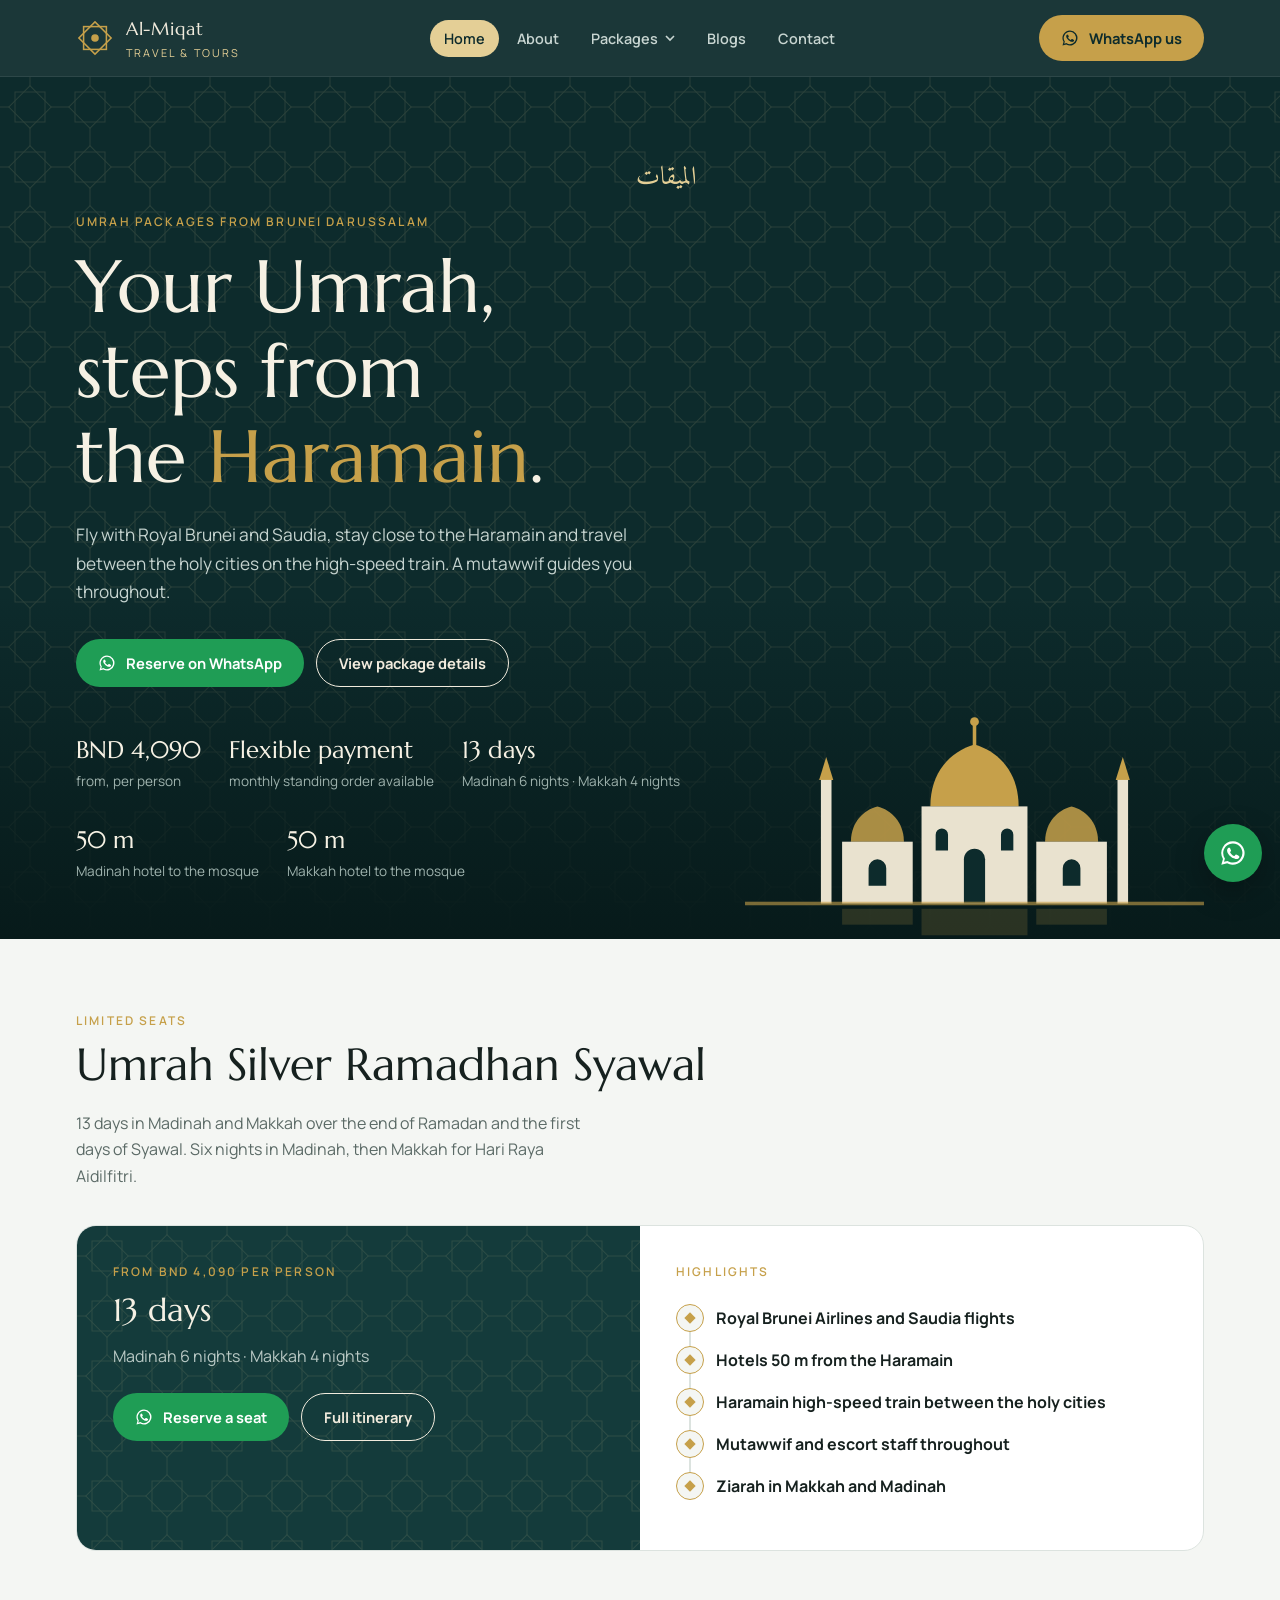
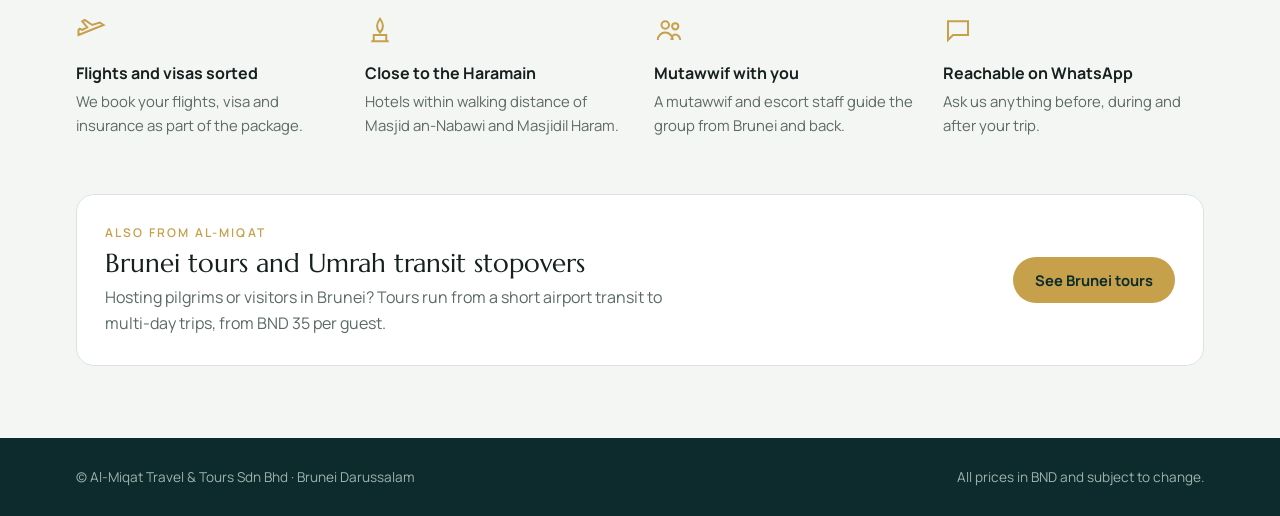
<file: index.html>
<!doctype html>
<html lang="en">
<head>
<meta charset="utf-8">
<meta name="viewport" content="width=device-width, initial-scale=1, maximum-scale=1, user-scalable=no, viewport-fit=cover">
<link rel="icon" href="static/favicon.svg?v=9e01b733" type="image/svg+xml">
<title>Al-Miqat Travel &amp; Tours</title>
<meta name="description" content="Umrah packages from Brunei by Al-Miqat Travel &amp; Tours Sdn Bhd, plus Brunei tours and Umrah transit stopovers.">
<link rel="preconnect" href="https://fonts.googleapis.com">
<link rel="preconnect" href="https://fonts.gstatic.com" crossorigin>
<link rel="stylesheet" href="https://fonts.googleapis.com/css2?family=Marcellus&family=Manrope:wght@400;500;600;700&family=Amiri:wght@400;700&display=swap">
<link rel="stylesheet" href="static/site.css?v=973b0f75">
<script src="static/site.js?v=5f1fa57d" defer></script>
</head>
<body data-wa="6737139653">

<svg width="0" height="0" class="sr-defs" aria-hidden="true">
  <defs>
    <pattern id="khatam" width="60" height="60" patternUnits="userSpaceOnUse">
      <g fill="none" stroke="#E4CF96" stroke-width="1">
        <rect x="15" y="15" width="30" height="30"/>
        <rect x="15" y="15" width="30" height="30" transform="rotate(45 30 30)"/>
        <path d="M0 30H9M51 30H60M30 0V9M30 51V60"/>
      </g>
    </pattern>
    <symbol id="i-wa" viewBox="0 0 24 24"><path fill="currentColor" d="M12 2a10 10 0 0 0-8.6 15.1L2 22l5-1.3A10 10 0 1 0 12 2Zm0 18.2c-1.6 0-3.1-.4-4.4-1.2l-.3-.2-3 .8.8-2.9-.2-.3A8.2 8.2 0 1 1 12 20.2Zm4.5-6.1c-.2-.1-1.5-.7-1.7-.8-.2-.1-.4-.1-.6.1l-.8 1c-.1.2-.3.2-.5.1-.7-.3-1.4-.7-2-1.3-.5-.5-1-1.1-1.3-1.7-.1-.2 0-.4.1-.5l.4-.4.2-.4v-.4l-.8-1.9c-.2-.5-.4-.4-.6-.4h-.5c-.2 0-.4.1-.6.3-.6.6-.9 1.4-.9 2.2.1 1 .5 2 1.1 2.8 1.2 1.7 2.7 3 4.6 3.8.5.2 1 .4 1.5.5.6.1 1.2.1 1.7 0 .6-.1 1.2-.5 1.5-1.1.2-.4.2-.8.1-1.1l-.4-.3Z"/></symbol>
  </defs>
</svg>

<header>
  <div class="wrap bar">
    <a class="brand" href="#home" data-go="home" aria-label="Al-Miqat Travel and Tours, home">
      <svg width="38" height="38" viewBox="0 0 40 40" aria-hidden="true"><rect x="8" y="8" width="24" height="24" fill="none" stroke="#C6A04A" stroke-width="1.6"/><rect x="8" y="8" width="24" height="24" fill="none" stroke="#C6A04A" stroke-width="1.6" transform="rotate(45 20 20)"/><circle cx="20" cy="20" r="4" fill="#C6A04A"/></svg>
      <span><b>Al-Miqat</b><small>Travel &amp; Tours</small></span>
    </a>
    <nav role="tablist" id="tabs" aria-label="Main">
      <button class="tab" type="button" role="tab" data-tab="home" aria-selected="true" aria-controls="home">Home</button>
      <button class="tab" type="button" role="tab" data-tab="about" aria-selected="false" aria-controls="about">About</button>
      <div class="nav-drop">
        <button class="tab" type="button" role="tab" data-tab="packages" aria-selected="false" aria-controls="packages" aria-haspopup="true">Packages<svg class="caret" width="10" height="10" viewBox="0 0 10 10" aria-hidden="true"><path d="M1 3l4 4 4-4" fill="none" stroke="currentColor" stroke-width="1.6"/></svg></button>
        <div class="drop">
          <button class="drop-link" type="button" data-go="umrah">Umrah</button>
          <button class="drop-link" type="button" data-go="hajj">Hajj</button>
          <button class="drop-link" type="button" data-go="tours">Brunei Tours</button>
        </div>
      </div>
      <button class="tab" type="button" role="tab" data-tab="blogs" aria-selected="false" aria-controls="blogs">Blogs</button>
      <button class="tab" type="button" role="tab" data-tab="contact" aria-selected="false" aria-controls="contact">Contact</button>
    </nav>
    <a class="btn btn-gold bar-cta" href="https://wa.me/6737139653?text=Assalamualaikum%20Al-Miqat%2C%20I%20would%20like%20to%20ask%20about%20your%20packages." target="_blank" rel="noopener noreferrer"><svg aria-hidden="true"><use href="#i-wa"/></svg>WhatsApp us</a>
    <button class="menu-btn" id="menuBtn" type="button" aria-label="Open menu" aria-expanded="false" aria-controls="tabs">
      <svg width="20" height="20" viewBox="0 0 20 20" aria-hidden="true"><path d="M2 5h16M2 10h16M2 15h16" stroke="currentColor" stroke-width="1.8"/></svg>
    </button>
  </div>
</header>

<main>
<div class="view" id="home" role="tabpanel">
  <section class="hero">
    <svg class="lattice" width="100%" height="100%" aria-hidden="true"><rect width="100%" height="100%" fill="url(#khatam)"/></svg>
    <div class="wrap hero-grid">
      <div>
        <div class="ar" lang="ar">الميقات</div>
        <div class="eyebrow">Umrah packages from Brunei Darussalam</div>
        <h1 class="hero-title">Your Umrah, steps from the <em>Haramain</em>.</h1>
        <p class="lede">Fly with Royal Brunei and Saudia, stay close to the Haramain and travel between the holy cities on the high-speed train. A mutawwif guides you throughout.</p>
        <div class="actions">
          <a class="btn btn-wa" href="https://wa.me/6737139653?text=Assalamualaikum%20Al-Miqat%2C%20I%20would%20like%20to%20ask%20about%20the%20Umrah%20Silver%20Ramadhan%20Syawal%20package." target="_blank" rel="noopener noreferrer"><svg aria-hidden="true"><use href="#i-wa"/></svg>Reserve on WhatsApp</a>
          <button class="btn btn-ghost" type="button" data-go="packages">View package details</button>
        </div>
        <div class="facts">
          <div><b>BND 4,090</b>from, per person</div>
          <div><b>Flexible payment</b>monthly standing order available</div>
          <div><b>13 days</b>Madinah 6 nights · Makkah 4 nights</div><div><b>50 m</b>Madinah hotel to the mosque</div><div><b>50 m</b>Makkah hotel to the mosque</div>
        </div>
      </div>
      <svg class="skyline" viewBox="0 0 520 300" role="img" aria-label="Golden domes and minarets of a mosque">
  <g fill="#C6A04A">
    <path d="M210 150c0-38 22-62 50-70 28 8 50 32 50 70z"/>
    <rect x="258" y="56" width="4" height="26"/>
    <circle cx="260" cy="54" r="5"/>
    <path d="M120 190c0-22 14-36 30-40 16 4 30 18 30 40z" opacity=".85"/>
    <path d="M340 190c0-22 14-36 30-40 16 4 30 18 30 40z" opacity=".85"/>
    <path d="M84 120l8-26 8 26z"/><path d="M420 120l8-26 8 26z"/>
  </g>
  <g fill="#E9E2CF">
    <rect x="200" y="150" width="120" height="110"/>
    <rect x="110" y="190" width="80" height="70"/><rect x="330" y="190" width="80" height="70"/>
    <rect x="86" y="120" width="12" height="140"/><rect x="422" y="120" width="12" height="140"/>
  </g>
  <g fill="#0D2B2C">
    <path d="M248 260v-50a12 12 0 0 1 24 0v50z"/>
    <path d="M216 200v-18a7 7 0 0 1 14 0v18zM290 200v-18a7 7 0 0 1 14 0v18z"/>
    <path d="M140 240v-20a10 10 0 0 1 20 0v20zM360 240v-20a10 10 0 0 1 20 0v20z"/>
  </g>
  <rect x="0" y="258" width="520" height="4" fill="#C6A04A" opacity=".6"/>
  <g fill="#C6A04A" opacity=".18">
    <rect x="200" y="266" width="120" height="30"/><rect x="110" y="266" width="80" height="18"/><rect x="330" y="266" width="80" height="18"/>
  </g>
</svg>
    </div>
  </section>

  <section class="panel">
    <div class="wrap">
      <div class="panel-head">
        <div><div class="eyebrow">Limited seats</div><h2>Umrah Silver Ramadhan Syawal</h2></div>
        <p>13 days in Madinah and Makkah over the end of Ramadan and the first days of Syawal. Six nights in Madinah, then Makkah for Hari Raya Aidilfitri.</p>
      </div>
      <div class="signature">
        <div class="side">
          <svg class="lattice side-lattice" width="100%" height="100%" aria-hidden="true"><rect width="100%" height="100%" fill="url(#khatam)"/></svg>
          <div class="side-in">
            <div class="eyebrow">From BND 4,090 per person</div>
            <h3>13 days</h3>
            <p>Madinah 6 nights · Makkah 4 nights</p>
            <div class="actions">
              <a class="btn btn-wa" href="https://wa.me/6737139653?text=Assalamualaikum%20Al-Miqat%2C%20I%20would%20like%20to%20reserve%20a%20seat%20for%20the%20Umrah%20Silver%20Ramadhan%20Syawal%20package." target="_blank" rel="noopener noreferrer"><svg aria-hidden="true"><use href="#i-wa"/></svg>Reserve a seat</a>
              <button class="btn btn-ghost on-dark" type="button" data-go="packages">Full itinerary</button>
            </div>
          </div>
        </div>
        <div class="body">
          <div class="eyebrow">Highlights</div>
          <ul class="route">
            <li><span class="dot" aria-hidden="true"></span><span><b>Royal Brunei Airlines and Saudia flights</b></span></li>
            <li><span class="dot" aria-hidden="true"></span><span><b>Hotels 50 m from the Haramain</b></span></li>
            <li><span class="dot" aria-hidden="true"></span><span><b>Haramain high-speed train between the holy cities</b></span></li>
            <li><span class="dot" aria-hidden="true"></span><span><b>Mutawwif and escort staff throughout</b></span></li>
            <li><span class="dot" aria-hidden="true"></span><span><b>Ziarah in Makkah and Madinah</b></span></li>
          </ul>
        </div>
      </div>

      <div class="why">
        <div><svg viewBox="0 0 24 24" fill="none" stroke="currentColor" stroke-width="1.6" aria-hidden="true"><path d="M2 16l20-8-3-2-6 2-6-4-2 1 4 5-4 2-2-1-1 1z"/></svg><h3>Flights and visas sorted</h3><p>We book your flights, visa and insurance as part of the package.</p></div>
        <div><svg viewBox="0 0 24 24" fill="none" stroke="currentColor" stroke-width="1.6" aria-hidden="true"><path d="M12 3c-3 4-3 8 0 11 3-3 3-7 0-11zM5 21h14M7 21v-5h10v5"/></svg><h3>Close to the Haramain</h3><p>Hotels within walking distance of Masjid an-Nabawi and Masjidil Haram.</p></div>
        <div><svg viewBox="0 0 24 24" fill="none" stroke="currentColor" stroke-width="1.6" aria-hidden="true"><circle cx="9" cy="8" r="3"/><circle cx="17" cy="9" r="2.5"/><path d="M3 20c0-3.3 2.7-6 6-6s6 2.7 6 6M14 20c0-2.5 1.3-4.5 3-4.5s4 2 4 4.5"/></svg><h3>Mutawwif with you</h3><p>A mutawwif and escort staff guide the group from Brunei and back.</p></div>
        <div><svg viewBox="0 0 24 24" fill="none" stroke="currentColor" stroke-width="1.6" aria-hidden="true"><path d="M4 5h16v11H8l-4 4z"/></svg><h3>Reachable on WhatsApp</h3><p>Ask us anything before, during and after your trip.</p></div>
      </div>
      <div class="also">
        <div><div class="eyebrow">Also from Al-Miqat</div><h3 class="also-title">Brunei tours and Umrah transit stopovers</h3><p>Hosting pilgrims or visitors in Brunei? Tours run from a short airport transit to multi-day trips, from BND 35 per guest.</p></div>
        <button class="btn btn-gold" type="button" data-go="tours">See Brunei tours</button>
      </div>
    </div>
  </section>
</div>

<div class="view" id="about" role="tabpanel" hidden>
  <section class="panel">
    <div class="wrap about">
      <div>
        <div class="eyebrow">About us</div>
        <h2 class="about-title">Taking Brunei's jemaah to the Haramain</h2>
        <div class="copy">
          <p>Al-Miqat Travel &amp; Tours Sdn Bhd is a Brunei travel company. We run Umrah packages from Bandar Seri Begawan to Madinah and Makkah, and we host visitors on tours of Brunei.</p>
          <p>A <em>miqat</em> is the boundary where a pilgrim enters ihram and begins Umrah. We chose the name because that is the moment we work towards. We take care of the flights, visas, hotels, trains and paperwork, so your attention can stay on worship.</p>
          <p>Every Umrah group travels with a mutawwif and our own escort staff, from check-in at Brunei International Airport to your return home.</p>
        </div>
        <div class="values">
          <div><b>Close to the Haramain</b><p>We choose hotels within walking distance of Masjid an-Nabawi and Masjidil Haram.</p></div>
          <div><b>Everything in one price</b><p>Flights, visa, insurance, hotels and transport, with inclusions listed on every package.</p></div>
          <div><b>Guided worship</b><p>A mutawwif leads the rites and the ziarah in both holy cities.</p></div>
          <div><b>Local and personal</b><p>A Brunei team you can reach directly on WhatsApp before, during and after your trip.</p></div>
        </div>
      </div>
      <blockquote>
        <div class="ar" lang="ar">وَأَتِمُّوا الْحَجَّ وَالْعُمْرَةَ لِلَّهِ</div>
        <p>"And complete the Hajj and Umrah for Allah." Al-Baqarah 2:196</p>
        <p class="bq-note">We hope to be part of your journey to the Haramain.</p>
        <button class="btn btn-gold bq-btn" type="button" data-go="packages">View packages</button>
      </blockquote>
    </div>
  </section>
</div>

<div class="view" id="packages" role="tabpanel" hidden>
  <section class="panel">
    <div class="wrap">
      <div class="subtabs" role="tablist" aria-label="Package types">
        <h2 class="subtabs-title">Packages</h2>
        <button class="subtab" type="button" role="tab" data-go="umrah" aria-selected="true" aria-controls="sub-umrah">Umrah</button>
        <button class="subtab" type="button" role="tab" data-go="hajj" aria-selected="false" aria-controls="sub-hajj">Hajj</button>
        <button class="subtab" type="button" role="tab" data-go="tours" aria-selected="false" aria-controls="sub-tours">Brunei Tours</button>
      </div>
      <div class="subview" id="sub-umrah" role="tabpanel">
          <article class="umrah-pkg" id="pkg-umrah-silver-ramadhan-syawal">
  <div class="panel-head">
    <div><div class="eyebrow">Ramadan 1448H</div><h2>Umrah Silver Ramadhan Syawal</h2></div>
    <p>13 days in Madinah and Makkah over the end of Ramadan and the first days of Syawal. Six nights in Madinah, then Makkah for Hari Raya Aidilfitri.</p>
  </div>
  <div class="dates">
    <span class="chip">13 days</span><span class="chip">Madinah 6 nights · Makkah 4 nights</span><span class="chip gold">Limited seats</span>
  </div>
  <div class="rooms">
    <div class="room pick">
      <span class="kind">Quad room</span>
      <span class="beds" aria-hidden="true"><i></i><i></i><i></i><i></i></span>
      <b>BND 4,090</b><small>per person, 4 sharing</small>
      <a class="btn btn-wa" href="https://wa.me/6737139653?text=Assalamualaikum%20Al-Miqat%2C%20I%20would%20like%20to%20reserve%20the%20Umrah%20Silver%20Ramadhan%20Syawal%20package%2C%20quad%20room." target="_blank" rel="noopener noreferrer"><svg aria-hidden="true"><use href="#i-wa"/></svg>Reserve quad</a>
    </div>
    <div class="room">
      <span class="kind">Triple room</span>
      <span class="beds" aria-hidden="true"><i></i><i></i><i></i></span>
      <b>BND 4,490</b><small>per person, 3 sharing</small>
      <a class="btn btn-wa" href="https://wa.me/6737139653?text=Assalamualaikum%20Al-Miqat%2C%20I%20would%20like%20to%20reserve%20the%20Umrah%20Silver%20Ramadhan%20Syawal%20package%2C%20triple%20room." target="_blank" rel="noopener noreferrer"><svg aria-hidden="true"><use href="#i-wa"/></svg>Reserve triple</a>
    </div>
    <div class="room">
      <span class="kind">Double room</span>
      <span class="beds" aria-hidden="true"><i></i><i></i></span>
      <b>BND 4,890</b><small>per person, 2 sharing</small>
      <a class="btn btn-wa" href="https://wa.me/6737139653?text=Assalamualaikum%20Al-Miqat%2C%20I%20would%20like%20to%20reserve%20the%20Umrah%20Silver%20Ramadhan%20Syawal%20package%2C%20double%20room." target="_blank" rel="noopener noreferrer"><svg aria-hidden="true"><use href="#i-wa"/></svg>Reserve double</a>
    </div>
  </div><p class="pay-note">Pay in full or by monthly standing order — ask us about a payment plan.</p>

  <div class="pkg-cols">
    <div class="card">
      <h3>Hotels, or equivalent</h3>
      <div class="hotels">
        <div class="hotel"><span>Madinah · 50 m</span><b>Grand Plaza Badr</b><small>6 nights</small></div>
        <div class="hotel"><span>Makkah · 50 m</span><b>Clock Tower</b><small>4 nights</small></div>
      </div>
    </div>
    <div class="card">
      <h3>Price includes</h3>
      <ul class="checks"><li>Economy flights with Royal Brunei Airlines and Saudia</li><li>Tourist visa, Takaful Brunei insurance and Saudi insurance</li><li>Air-conditioned bus, plus the Haramain high-speed train twice: Jeddah to Madinah, Madinah to Makkah</li><li>Mutawwif and escort staff</li><li>Hotels in Madinah and Makkah</li><li>Zamzam water (5 litres)</li><li>Nasi box on departure and on return</li><li>Hotel check-in and check-out handled for you</li><li>Baggage: 25 kg going, 40 kg returning, 7 kg hand carry</li></ul>
    </div>
    <div class="card">
      <h3>Not included</h3>
      <ul class="checks no"><li>Excess baggage</li><li>Cargo delivery</li><li>Optional activities</li><li>Ramadan Umrah day trip</li></ul>
    </div>
  </div>
  <details class="fold">
    <summary><span>13-day programme</span><small>Day by day · subject to change</small></summary>
    <div class="itin-wrap">
      <table class="itin">
        <thead><tr><th>Day</th><th>Route</th><th>Activity</th></tr></thead>
        <tbody>
          <tr><td>1</td><td class="city">BWN – KUL</td><td>Departure</td></tr>
          <tr><td>2</td><td class="city">KUL – JED – Madinah</td><td>Arrive in Madinah</td></tr>
          <tr><td>3</td><td class="city">Madinah</td><td>Free for ibadah</td></tr>
          <tr><td>4</td><td class="city">Madinah</td><td>Free for ibadah</td></tr>
          <tr><td>5</td><td class="city">Madinah</td><td>Umrah day trip (optional)</td></tr>
          <tr><td>6</td><td class="city">Madinah</td><td>Free for ibadah</td></tr>
          <tr><td>7</td><td class="city">Madinah</td><td>Madinah city tour</td></tr>
          <tr><td>8</td><td class="city">Madinah – Makkah</td><td>First Umrah</td></tr>
          <tr><td>9</td><td class="city">Makkah</td><td>Makkah city tour</td></tr>
          <tr><td>10</td><td class="city">Makkah</td><td>Free for ibadah</td></tr>
          <tr><td>11</td><td class="city">Makkah</td><td>Free for ibadah</td></tr>
          <tr><td>12</td><td class="city">Makkah – Jeddah</td><td>Return journey</td></tr>
          <tr><td>13</td><td class="city">Jeddah – KUL – BWN</td><td>Arrive home</td></tr>
        </tbody>
      </table>
    </div>
  </details>
  <details class="fold">
    <summary><span>Ziarah visits</span><small>Included guided visits</small></summary>
    <div class="ziarah">
      <div><h4>Makkah</h4><ul class="checks"><li>Jabal Tsur</li><li>Arafah and Jabal Rahmah</li><li>Muzdalifah</li><li>Mina</li><li>Jabal Nur and the Wahyu Museum</li></ul></div>
      <div><h4>Madinah</h4><ul class="checks"><li>Masjid Quba</li><li>Date farm and market</li><li>Jabal Uhud</li><li>Site of the Battle of Uhud</li><li>Masjid Qiblatain</li></ul></div>
    </div>
  </details>
  <div class="note-card"><h3>Al-Miqat gift set</h3><p>Hand carry bag, small bag, slipper bag, travel prayer mat, Umrah guidebook, wudhu spray and lanyard.</p></div>
</article>
<hr class="pkg-sep">
      </div>
      <div class="subview" id="sub-hajj" role="tabpanel" hidden>
        <div class="panel-head"><div><div class="eyebrow">Hajj packages</div><h2>Coming soon</h2></div>
          <p>We are preparing our Hajj packages. Message us on WhatsApp to register your interest and be the first to know when bookings open.</p></div>
        <a class="btn btn-wa" href="https://wa.me/6737139653?text=Assalamualaikum%20Al-Miqat%2C%20I%20would%20like%20to%20register%20my%20interest%20in%20your%20Hajj%20packages." target="_blank" rel="noopener noreferrer"><svg aria-hidden="true"><use href="#i-wa"/></svg>Register interest on WhatsApp</a>
      </div>
      <div class="subview" id="sub-tours" role="tabpanel" hidden>
          <div class="panel-head">
  <div><div class="eyebrow">Al-Miqat Brunei Tours</div><h2>Brunei tours and Umrah transit</h2></div>
  <p>For pilgrims stopping over in Brunei and for visitors. Prices are per guest in BND and depend on group size. Enter your group size to see your rate.</p>
</div>
<div class="sizer">
  <label for="groupSize">Group size</label>
  <input id="groupSize" type="number" min="1" max="200" value="4" inputmode="numeric">
  <span>guests. Prices below update to your group.</span>
</div>
<div class="pkgs">
  <article class="pkg featured" data-tiers='[{"amount": 70.0, "label": "Per guest", "qty": 4}, {"amount": 50.0, "label": "Per guest", "qty": 10}, {"amount": 40.0, "label": "Per guest", "qty": 20}]' data-min="4" data-name="Umrah Transit in Brunei">
    <div class="tagline">For pilgrims in transit</div>
    <h3>Umrah Transit in Brunei</h3>
    <div class="meta"><span>3 hours</span><span>Min. 4 guests</span><span>English &amp; Malay</span></div>
    <div class="price"><b data-role="price">BND 70</b><small>/ guest</small></div>
    <div class="price-note" data-role="note">per guest for 4 guests</div>
    <ul class="hl"><li>Round-trip airport transfer</li><li>Jame&#39; Asr Hassanil Bolkiah Mosque</li><li>Local dinner included</li><li>Istana Nurul Iman</li><li>Omar Ali Saifuddien Mosque</li></ul>
    <details><summary>Rates by group size</summary>
      <table class="tiers"><tbody>
        <tr class="on"><td>4–9 guests</td><td>BND 70</td></tr>
        <tr class=""><td>10–19 guests</td><td>BND 50</td></tr>
        <tr class=""><td>20+ guests</td><td>BND 40</td></tr>
      </tbody></table>
    </details>
    <a class="btn btn-wa" data-role="wa" href="https://wa.me/6737139653?text=Assalamualaikum%20Al-Miqat%2C%20I%20would%20like%20to%20book%20the%20Umrah%20Transit%20in%20Brunei%20for%204%20guests." target="_blank" rel="noopener noreferrer"><svg aria-hidden="true"><use href="#i-wa"/></svg>Enquire on WhatsApp</a>
  </article>
  <article class="pkg" data-tiers='[{"amount": 80.0, "label": "Per guest", "qty": 2}, {"amount": 65.0, "label": "Per guest", "qty": 3}, {"amount": 60.0, "label": "Per guest", "qty": 4}, {"amount": 50.0, "label": "Per guest", "qty": 8}, {"amount": 45.0, "label": "Per guest", "qty": 16}, {"amount": 40.0, "label": "Per guest", "qty": 25}, {"amount": 35.0, "label": "Per guest", "qty": 31}]' data-min="2" data-name="Half-Day City Tour">
    <div class="tagline">Mosques &amp; museums</div>
    <h3>Half-Day City Tour</h3>
    <div class="meta"><span>3 hours</span><span>Min. 2 guests</span><span>English &amp; Malay</span></div>
    <div class="price"><b data-role="price">BND 60</b><small>/ guest</small></div>
    <div class="price-note" data-role="note">per guest for 4 guests</div>
    <ul class="hl"><li>Jame&#39; Asr Hassanil Bolkiah Mosque</li><li>Istana Nurul Iman</li><li>Royal Regalia Museum</li><li>Omar Ali Saifuddien Mosque</li><li>Water Village (optional)</li></ul>
    <details><summary>Rates by group size</summary>
      <table class="tiers"><tbody>
        <tr class=""><td>2 guests</td><td>BND 80</td></tr>
        <tr class=""><td>3 guests</td><td>BND 65</td></tr>
        <tr class="on"><td>4–7 guests</td><td>BND 60</td></tr>
        <tr class=""><td>8–15 guests</td><td>BND 50</td></tr>
        <tr class=""><td>16–24 guests</td><td>BND 45</td></tr>
        <tr class=""><td>25–30 guests</td><td>BND 40</td></tr>
        <tr class=""><td>31+ guests</td><td>BND 35</td></tr>
      </tbody></table>
    </details>
    <a class="btn btn-wa" data-role="wa" href="https://wa.me/6737139653?text=Assalamualaikum%20Al-Miqat%2C%20I%20would%20like%20to%20book%20the%20Half-Day%20City%20Tour%20for%204%20guests." target="_blank" rel="noopener noreferrer"><svg aria-hidden="true"><use href="#i-wa"/></svg>Enquire on WhatsApp</a>
  </article>
  <article class="pkg" data-tiers='[{"amount": 100.0, "label": "Per guest", "qty": 2}, {"amount": 90.0, "label": "Per guest", "qty": 3}, {"amount": 80.0, "label": "Per guest", "qty": 4}, {"amount": 70.0, "label": "Per guest", "qty": 8}, {"amount": 60.0, "label": "Per guest", "qty": 16}, {"amount": 55.0, "label": "Per guest", "qty": 25}, {"amount": 50.0, "label": "Per guest", "qty": 31}]' data-min="2" data-name="Half-Day Night Tour">
    <div class="tagline">Night views &amp; market</div>
    <h3>Half-Day Night Tour</h3>
    <div class="meta"><span>3 hours</span><span>Min. 2 guests</span><span>English &amp; Malay</span></div>
    <div class="price"><b data-role="price">BND 80</b><small>/ guest</small></div>
    <div class="price-note" data-role="note">per guest for 4 guests</div>
    <ul class="hl"><li>Steamboat / hotpot dinner</li><li>Istana Nurul Iman</li><li>Omar Ali Saifuddien Mosque, lit at night</li><li>Jame&#39; Asr Hassanil Bolkiah Mosque</li><li>Gadong Night Market</li></ul>
    <details><summary>Rates by group size</summary>
      <table class="tiers"><tbody>
        <tr class=""><td>2 guests</td><td>BND 100</td></tr>
        <tr class=""><td>3 guests</td><td>BND 90</td></tr>
        <tr class="on"><td>4–7 guests</td><td>BND 80</td></tr>
        <tr class=""><td>8–15 guests</td><td>BND 70</td></tr>
        <tr class=""><td>16–24 guests</td><td>BND 60</td></tr>
        <tr class=""><td>25–30 guests</td><td>BND 55</td></tr>
        <tr class=""><td>31+ guests</td><td>BND 50</td></tr>
      </tbody></table>
    </details>
    <a class="btn btn-wa" data-role="wa" href="https://wa.me/6737139653?text=Assalamualaikum%20Al-Miqat%2C%20I%20would%20like%20to%20book%20the%20Half-Day%20Night%20Tour%20for%204%20guests." target="_blank" rel="noopener noreferrer"><svg aria-hidden="true"><use href="#i-wa"/></svg>Enquire on WhatsApp</a>
  </article>
  <article class="pkg" data-tiers='[{"amount": 170.0, "label": "Per guest", "qty": 2}, {"amount": 130.0, "label": "Per guest", "qty": 3}, {"amount": 110.0, "label": "Per guest", "qty": 4}, {"amount": 95.0, "label": "Per guest", "qty": 8}, {"amount": 85.0, "label": "Per guest", "qty": 16}, {"amount": 75.0, "label": "Per guest", "qty": 25}, {"amount": 65.0, "label": "Per guest", "qty": 31}]' data-min="2" data-name="Full-Day City Tour">
    <div class="tagline">Culture &amp; immersion</div>
    <h3>Full-Day City Tour</h3>
    <div class="meta"><span>8 hours</span><span>Min. 2 guests</span><span>English &amp; Malay</span></div>
    <div class="price"><b data-role="price">BND 110</b><small>/ guest</small></div>
    <div class="price-note" data-role="note">per guest for 4 guests</div>
    <ul class="hl"><li>Two grand mosques and Istana Nurul Iman</li><li>Royal Regalia Museum</li><li>Kianggeh Market and Tokong temple</li><li>Arts &amp; Handicraft Centre</li><li>Energy Hub Dermaga Diraja and Water Village</li></ul>
    <details><summary>Rates by group size</summary>
      <table class="tiers"><tbody>
        <tr class=""><td>2 guests</td><td>BND 170</td></tr>
        <tr class=""><td>3 guests</td><td>BND 130</td></tr>
        <tr class="on"><td>4–7 guests</td><td>BND 110</td></tr>
        <tr class=""><td>8–15 guests</td><td>BND 95</td></tr>
        <tr class=""><td>16–24 guests</td><td>BND 85</td></tr>
        <tr class=""><td>25–30 guests</td><td>BND 75</td></tr>
        <tr class=""><td>31+ guests</td><td>BND 65</td></tr>
      </tbody></table>
    </details>
    <a class="btn btn-wa" data-role="wa" href="https://wa.me/6737139653?text=Assalamualaikum%20Al-Miqat%2C%20I%20would%20like%20to%20book%20the%20Full-Day%20City%20Tour%20for%204%20guests." target="_blank" rel="noopener noreferrer"><svg aria-hidden="true"><use href="#i-wa"/></svg>Enquire on WhatsApp</a>
  </article>
  <article class="pkg" data-tiers='[{"amount": 185.0, "label": "Per guest", "qty": 5}, {"amount": 150.0, "label": "Per guest", "qty": 10}, {"amount": 130.0, "label": "Per guest", "qty": 15}, {"amount": 125.0, "label": "Per guest", "qty": 20}]' data-min="5" data-name="2 Days &amp; 1 Night">
    <div class="tagline">With hotel stay</div>
    <h3>2 Days &amp; 1 Night</h3>
    <div class="meta"><span>2 days, 1 night</span><span>Min. 5 guests</span><span>English &amp; Malay</span></div>
    <div class="price"><b data-role="price">BND 185</b><small>/ guest</small></div>
    <div class="price-note warn" data-role="note">from 5 guests. Ask us about smaller groups.</div>
    <ul class="hl"><li>Hotel accommodation</li><li>City tour and two grand mosques</li><li>Royal Regalia Museum</li><li>Water Village experience</li><li>Shopping stop, lunch and dinner</li></ul>
    <details><summary>Rates by group size</summary>
      <table class="tiers"><tbody>
        <tr class=""><td>5–9 guests</td><td>BND 185</td></tr>
        <tr class=""><td>10–14 guests</td><td>BND 150</td></tr>
        <tr class=""><td>15–19 guests</td><td>BND 130</td></tr>
        <tr class=""><td>20+ guests</td><td>BND 125</td></tr>
      </tbody></table>
    </details>
    <a class="btn btn-wa" data-role="wa" href="https://wa.me/6737139653?text=Assalamualaikum%20Al-Miqat%2C%20I%20would%20like%20to%20book%20the%202%20Days%20%26%201%20Night%20for%204%20guests." target="_blank" rel="noopener noreferrer"><svg aria-hidden="true"><use href="#i-wa"/></svg>Enquire on WhatsApp</a>
  </article>
  <article class="pkg" data-tiers='[{"amount": 290.0, "label": "Per guest", "qty": 5}, {"amount": 250.0, "label": "Per guest", "qty": 10}, {"amount": 210.0, "label": "Per guest", "qty": 15}, {"amount": 160.0, "label": "Per guest", "qty": 20}]' data-min="5" data-name="3 Days &amp; 2 Nights">
    <div class="tagline">Three districts</div>
    <h3>3 Days &amp; 2 Nights</h3>
    <div class="meta"><span>3 days, 2 nights</span><span>Min. 5 guests</span><span>English &amp; Malay</span></div>
    <div class="price"><b data-role="price">BND 290</b><small>/ guest</small></div>
    <div class="price-note warn" data-role="note">from 5 guests. Ask us about smaller groups.</div>
    <ul class="hl"><li>Hotel accommodation</li><li>Luagan Lalak and Tutong Beach</li><li>Billionth Barrel Monument and Seria oilfields</li><li>Jerudong Park</li><li>Capital city tour and Water Village</li></ul>
    <details><summary>Rates by group size</summary>
      <table class="tiers"><tbody>
        <tr class=""><td>5–9 guests</td><td>BND 290</td></tr>
        <tr class=""><td>10–14 guests</td><td>BND 250</td></tr>
        <tr class=""><td>15–19 guests</td><td>BND 210</td></tr>
        <tr class=""><td>20+ guests</td><td>BND 160</td></tr>
      </tbody></table>
    </details>
    <a class="btn btn-wa" data-role="wa" href="https://wa.me/6737139653?text=Assalamualaikum%20Al-Miqat%2C%20I%20would%20like%20to%20book%20the%203%20Days%20%26%202%20Nights%20for%204%20guests." target="_blank" rel="noopener noreferrer"><svg aria-hidden="true"><use href="#i-wa"/></svg>Enquire on WhatsApp</a>
  </article>
</div>

<div class="terms">
  <div><h3>Tours include</h3><ul><li>Airport transfers and transport</li><li>Entrance fees to attractions</li><li>Meals listed in the itinerary</li><li>English and Malay speaking guide</li><li>Hotel stay on multi-day tours</li></ul></div>
  <div><h3>Not included</h3><ul><li>Travel and medical insurance</li><li>Personal expenses</li><li>Meals not in the itinerary</li><li>Visa fees, if applicable</li></ul></div>
  <div><h3>Before you go</h3><ul><li>Advance booking is required</li><li>Wear comfortable, modest clothing</li><li>The order of stops may change for weather or operational reasons</li><li>Rates depend on group size and itinerary</li></ul></div>
</div>
      </div>
    </div>
  </section>
</div>

<div class="view" id="blogs" role="tabpanel" hidden>
  <section class="panel">
    <div class="wrap">
      <div class="panel-head">
        <div><div class="eyebrow">Journal</div><h2>Notes for the road to Makkah</h2></div>
        <p>Practical guides for pilgrims and travellers from Brunei.</p>
      </div>
      <div class="posts">
        <article class="post">
          <div class="art"><svg viewBox="0 0 320 180" aria-hidden="true"><rect width="320" height="180" fill="url(#khatam)" opacity=".25"/><path d="M110 130c0-34 22-56 50-62 28 6 50 28 50 62z" fill="#C6A04A"/><rect x="100" y="130" width="120" height="50" fill="#E9E2CF"/></svg></div>
          <div class="in">
            <time datetime="2026-10-01">Transit planning</time>
            <h3>How to use a long layover in Brunei before Umrah</h3>
            <p>What to check before you leave the airport, and how much time you really need.</p>
            <details><summary>Read the guide</summary><div>
              <p>Check your entry requirements first. Visa rules depend on your passport, so confirm with the airline or Brunei Immigration before you travel.</p>
              <p>Leave enough time. Send us your arrival and departure times on WhatsApp and we will tell you whether your layover fits our Umrah Transit tour.</p>
              <p>If you are already in ihram, let us know. We will plan the stops and the meal with that in mind.</p>
            </div></details>
          </div>
        </article>
        <article class="post">
          <div class="art"><svg viewBox="0 0 320 180" aria-hidden="true"><rect width="320" height="180" fill="url(#khatam)" opacity=".25"/><rect x="0" y="120" width="320" height="60" fill="#0D2B2C"/><path d="M130 120c0-24 14-40 30-44 16 4 30 20 30 44z" fill="#C6A04A"/><rect x="128" y="120" width="64" height="4" fill="#E4CF96"/><path d="M128 150c0-12 14-20 32-20s32 8 32 20z" fill="#C6A04A" opacity=".25"/></svg></div>
          <div class="in">
            <time datetime="2026-09-20">Mosque guide</time>
            <h3>Visiting Brunei's two great mosques</h3>
            <p>Omar Ali Saifuddien and Jame' Asr Hassanil Bolkiah, and what makes each one special.</p>
            <details><summary>Read the guide</summary><div>
              <p>Omar Ali Saifuddien Mosque stands beside a man-made lagoon in the heart of the capital. Its golden dome is lit at night, which is why it features on our transit and night tours.</p>
              <p>Jame' Asr Hassanil Bolkiah Mosque in Kiarong is the country's largest. Its gardens and domes are best seen in daylight.</p>
              <p>Dress modestly, remove your shoes at the entrance and keep voices low near the prayer hall. Your guide will tell you about prayer times and any visiting restrictions on the day.</p>
            </div></details>
          </div>
        </article>
        <article class="post">
          <div class="art"><svg viewBox="0 0 320 180" aria-hidden="true"><rect width="320" height="180" fill="url(#khatam)" opacity=".25"/><rect x="40" y="70" width="70" height="90" rx="10" fill="#E9E2CF"/><rect x="62" y="56" width="26" height="16" rx="4" fill="none" stroke="#C6A04A" stroke-width="4"/><rect x="130" y="96" width="60" height="64" rx="8" fill="#C6A04A"/><rect x="210" y="110" width="70" height="50" rx="8" fill="#E9E2CF" opacity=".8"/></svg></div>
          <div class="in">
            <time datetime="2026-10-10">Umrah preparation</time>
            <h3>Packing for Umrah in Ramadan</h3>
            <p>What to bring for Madinah and Makkah, and what we give you.</p>
            <details><summary>Read the guide</summary><div>
              <p>Every Al-Miqat Umrah package comes with a gift set. The package page lists what is in it.</p>
              <p>Bring comfortable walking shoes, light clothes, your ihram or prayer garments, personal medicine and a refillable water bottle. Fasting days are long and the walks to the Haramain add up.</p>
              <p>Check the baggage allowance on your package before you shop. Leave room for dates and Zamzam water on the way home.</p>
            </div></details>
          </div>
        </article>
      </div>
    </div>
  </section>
</div>
<div class="view" id="contact" role="tabpanel" hidden>
  <section class="panel">
    <div class="wrap contact">
      <div class="wa-card">
        <div class="eyebrow">Book &amp; enquire</div>
        <h3>All bookings are made on WhatsApp</h3>
        <p>Tell us which package and room type you want and how many people are travelling. We will confirm availability and send you the next steps. No online payment is needed to enquire.</p>
        <div class="num"><span id="waNumber">+6737139653</span><button class="copy-btn" id="copyNum" type="button">Copy</button></div>
        <a class="btn btn-wa self-start" href="https://wa.me/6737139653?text=Assalamualaikum%20Al-Miqat%2C%20I%20would%20like%20to%20make%20an%20enquiry." target="_blank" rel="noopener noreferrer"><svg aria-hidden="true"><use href="#i-wa"/></svg>Open WhatsApp chat</a>
        <div class="channels"><div><span>Payment</span><b>Pay in full or by monthly standing order — ask us about a payment plan.</b></div><div><span>Office line</span><b>+673 258 2107</b></div><div><span>Instagram</span><b>@almiqattravel</b></div><div><span>TikTok</span><b>@almiqat.travel.bn</b></div><div><span>Brunei tours</span><b>@almiqat.bruneitours</b></div>
          <div><span>Company</span><b>Al-Miqat Travel &amp; Tours Sdn Bhd</b></div>
        </div>
      </div>
      <form class="enquiry" id="enquiry" novalidate>
        <div><div class="eyebrow">Quick enquiry</div><p class="form-intro">Fill this in and we will open WhatsApp with your message ready to send. Nothing is stored on this website.</p></div>
        <label for="fName">Name<input id="fName" required autocomplete="name" maxlength="80"></label>
        <label for="fPkg">Package<select id="fPkg"><optgroup label="Umrah packages"><option>Umrah Silver Ramadhan Syawal (Quad)</option><option>Umrah Silver Ramadhan Syawal (Triple)</option><option>Umrah Silver Ramadhan Syawal (Double)</option>
          </optgroup>
          <optgroup label="Brunei tours"><option>Umrah Transit in Brunei</option><option>Half-Day City Tour</option><option>Half-Day Night Tour</option><option>Full-Day City Tour</option><option>2 Days &amp; 1 Night</option><option>3 Days &amp; 2 Nights</option>
            <option>Custom itinerary</option>
          </optgroup>
        </select></label>
        <div class="row">
          <label for="fDate">Preferred date<input id="fDate" type="date"></label>
          <label for="fPax">Travellers<input id="fPax" type="number" min="1" max="500" value="2"></label>
        </div>
        <label for="fNote">Notes<textarea id="fNote" rows="3" maxlength="500" placeholder="e.g. 2 adults and 1 child, first time doing Umrah"></textarea></label>
        <button class="btn btn-wa btn-center" type="submit"><svg aria-hidden="true"><use href="#i-wa"/></svg>Continue on WhatsApp</button>
        <small id="formMsg" aria-live="polite"></small>
      </form>
    </div>
  </section>
</div>
</main>

<footer>
  <div class="wrap">
    <span>© Al-Miqat Travel &amp; Tours Sdn Bhd · Brunei Darussalam</span>
    <span>All prices in BND and subject to change.</span>
  </div>
</footer>

<a class="wa-float" href="https://wa.me/6737139653?text=Assalamualaikum%20Al-Miqat%2C%20I%20would%20like%20to%20ask%20about%20your%20packages." target="_blank" rel="noopener noreferrer" aria-label="Chat on WhatsApp"><svg aria-hidden="true"><use href="#i-wa"/></svg></a>
</body>
</html>
</file>
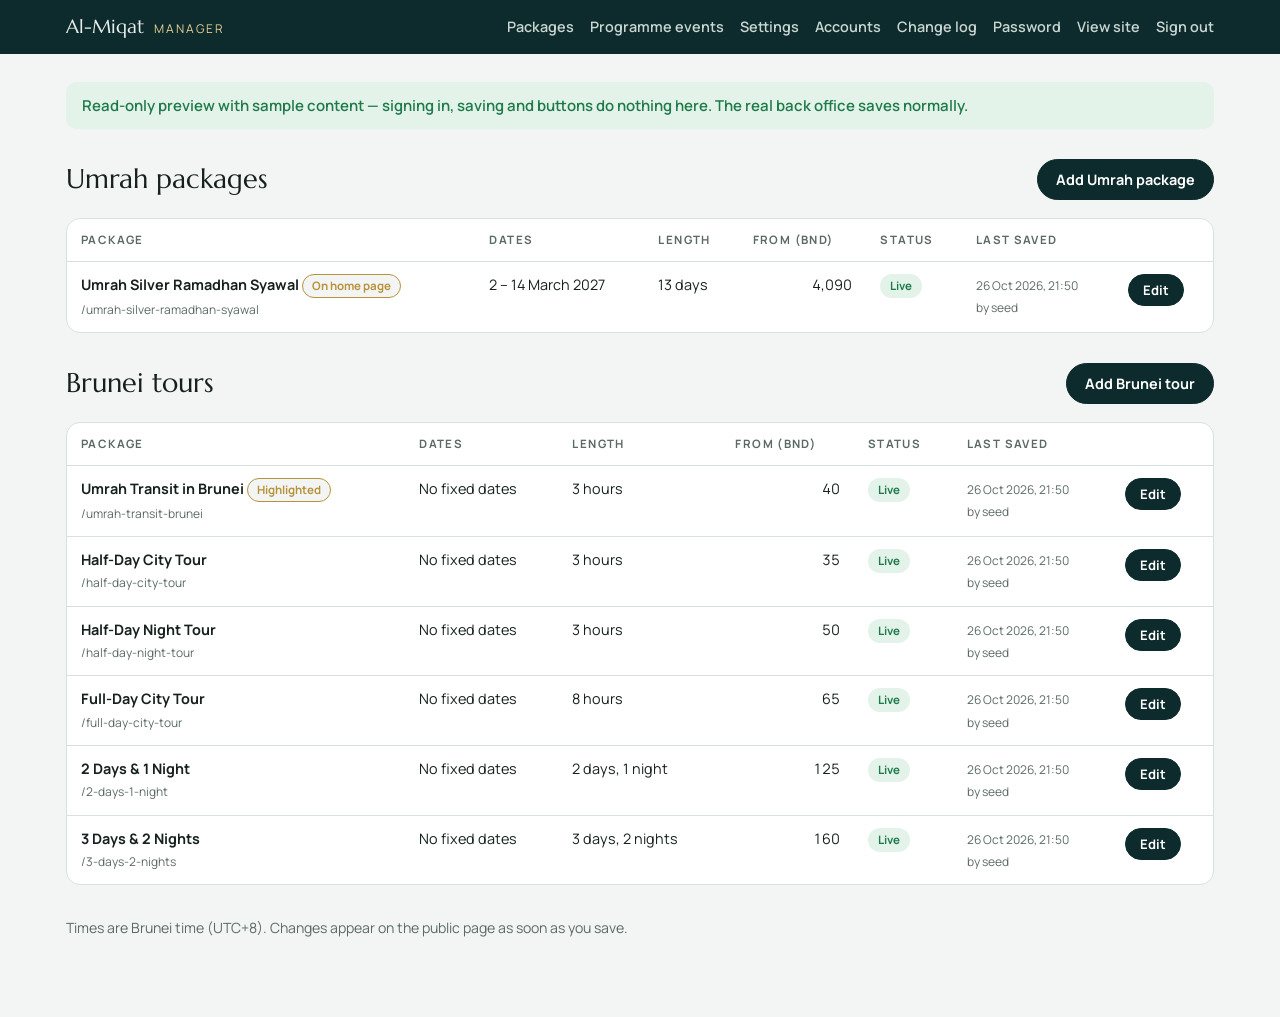
<file: backoffice/index.html>
<!doctype html>
<html lang="en">
<head>
<meta charset="utf-8">
<meta name="viewport" content="width=device-width, initial-scale=1, maximum-scale=1, user-scalable=no">
<meta name="robots" content="noindex, nofollow">
<link rel="icon" href="../static/favicon.svg?v=9e01b733" type="image/svg+xml">
<title>Packages · Al-Miqat</title>
<link rel="preconnect" href="https://fonts.googleapis.com">
<link rel="preconnect" href="https://fonts.gstatic.com" crossorigin>
<link rel="stylesheet" href="https://fonts.googleapis.com/css2?family=Marcellus&family=Manrope:wght@400;500;600;700&display=swap">
<link rel="stylesheet" href="../static/admin.css?v=c9bf02f1">
<script src="../static/admin.js?v=4d564a10" defer></script>
</head>
<body>
<header class="topbar">
  <div class="topbar-in">
    <a class="brand" href="index.html"><b>Al-Miqat</b><span>Manager</span></a>
    <nav aria-label="Manager">
      <a href="index.html">Packages</a>
      <a href="events.html">Programme events</a>
      <a href="settings.html">Settings</a>
      <a href="accounts.html">Accounts</a>
      <a href="audit.html">Change log</a>
      <a href="#">Password</a>
      <a href="../index.html" target="_blank" rel="noopener">View site</a>
      <form method="post" action="/admin/logout">
        <input type="hidden" name="csrf_token" value="43H2FUn1xTJNPX2wPe9UQXgyQvFQRAp7Uf6YYJB6dTI">
        <button type="submit" class="linklike">Sign out</button>
      </form>
    </nav>
  </div>
</header>
<main class="page"><div class="flash">Read-only preview with sample content — signing in, saving and buttons do nothing here. The real back office saves normally.</div>
  

<div class="head-row">
  <h1>Umrah packages</h1>
  <a class="btn" href="package.html">Add Umrah package</a>
</div>

<div class="table-wrap">
<table class="list">
  <thead><tr><th>Package</th><th>Dates</th><th>Length</th><th>From (BND)</th><th>Status</th><th>Last saved</th><th></th></tr></thead>
  <tbody>
    <tr>
      <td><b>Umrah Silver Ramadhan Syawal</b> <span class="pill gold">On home page</span><br><small>/umrah-silver-ramadhan-syawal</small></td>
      <td>2 – 14 March 2027</td>
      <td>13 days</td>
      <td class="num">4,090</td>
      <td><span class="pill ok">Live</span></td>
      <td><small>26 Oct 2026, 21:50<br>by seed</small></td>
      <td><a class="btn small" href="package.html">Edit</a></td>
    </tr>
  </tbody>
</table>
</div>

<div class="head-row">
  <h1>Brunei tours</h1>
  <a class="btn" href="package.html">Add Brunei tour</a>
</div>

<div class="table-wrap">
<table class="list">
  <thead><tr><th>Package</th><th>Dates</th><th>Length</th><th>From (BND)</th><th>Status</th><th>Last saved</th><th></th></tr></thead>
  <tbody>
    <tr>
      <td><b>Umrah Transit in Brunei</b> <span class="pill gold">Highlighted</span><br><small>/umrah-transit-brunei</small></td>
      <td>No fixed dates</td>
      <td>3 hours</td>
      <td class="num">40</td>
      <td><span class="pill ok">Live</span></td>
      <td><small>26 Oct 2026, 21:50<br>by seed</small></td>
      <td><a class="btn small" href="package.html">Edit</a></td>
    </tr>
    <tr>
      <td><b>Half-Day City Tour</b><br><small>/half-day-city-tour</small></td>
      <td>No fixed dates</td>
      <td>3 hours</td>
      <td class="num">35</td>
      <td><span class="pill ok">Live</span></td>
      <td><small>26 Oct 2026, 21:50<br>by seed</small></td>
      <td><a class="btn small" href="package.html">Edit</a></td>
    </tr>
    <tr>
      <td><b>Half-Day Night Tour</b><br><small>/half-day-night-tour</small></td>
      <td>No fixed dates</td>
      <td>3 hours</td>
      <td class="num">50</td>
      <td><span class="pill ok">Live</span></td>
      <td><small>26 Oct 2026, 21:50<br>by seed</small></td>
      <td><a class="btn small" href="package.html">Edit</a></td>
    </tr>
    <tr>
      <td><b>Full-Day City Tour</b><br><small>/full-day-city-tour</small></td>
      <td>No fixed dates</td>
      <td>8 hours</td>
      <td class="num">65</td>
      <td><span class="pill ok">Live</span></td>
      <td><small>26 Oct 2026, 21:50<br>by seed</small></td>
      <td><a class="btn small" href="package.html">Edit</a></td>
    </tr>
    <tr>
      <td><b>2 Days &amp; 1 Night</b><br><small>/2-days-1-night</small></td>
      <td>No fixed dates</td>
      <td>2 days, 1 night</td>
      <td class="num">125</td>
      <td><span class="pill ok">Live</span></td>
      <td><small>26 Oct 2026, 21:50<br>by seed</small></td>
      <td><a class="btn small" href="package.html">Edit</a></td>
    </tr>
    <tr>
      <td><b>3 Days &amp; 2 Nights</b><br><small>/3-days-2-nights</small></td>
      <td>No fixed dates</td>
      <td>3 days, 2 nights</td>
      <td class="num">160</td>
      <td><span class="pill ok">Live</span></td>
      <td><small>26 Oct 2026, 21:50<br>by seed</small></td>
      <td><a class="btn small" href="package.html">Edit</a></td>
    </tr>
  </tbody>
</table>
</div>
<p class="hint">Times are Brunei time (UTC+8). Changes appear on the public page as soon as you save.</p>

</main>
</body>
</html>
</file>
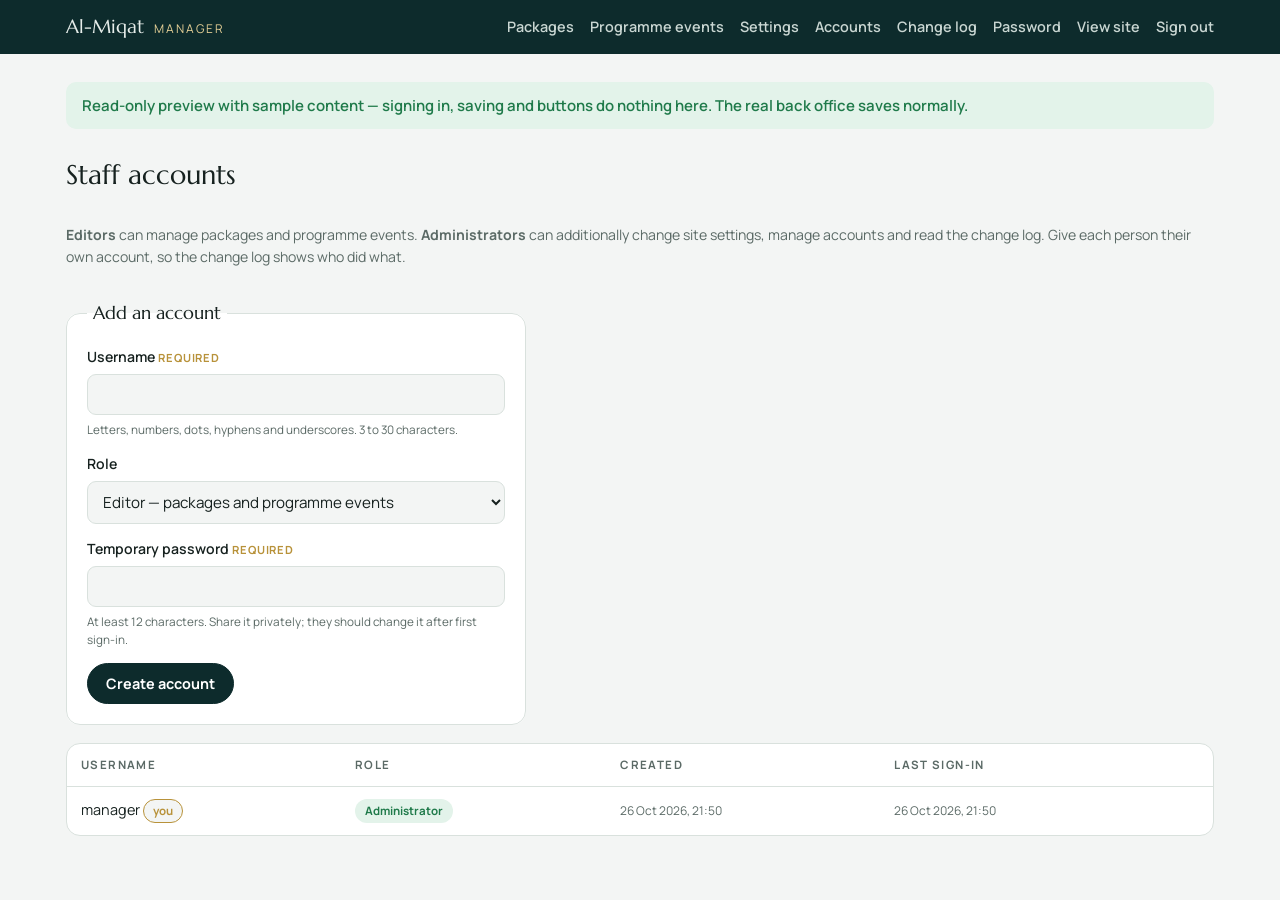
<file: backoffice/accounts.html>
<!doctype html>
<html lang="en">
<head>
<meta charset="utf-8">
<meta name="viewport" content="width=device-width, initial-scale=1, maximum-scale=1, user-scalable=no">
<meta name="robots" content="noindex, nofollow">
<link rel="icon" href="../static/favicon.svg?v=9e01b733" type="image/svg+xml">
<title>Accounts · Al-Miqat</title>
<link rel="preconnect" href="https://fonts.googleapis.com">
<link rel="preconnect" href="https://fonts.gstatic.com" crossorigin>
<link rel="stylesheet" href="https://fonts.googleapis.com/css2?family=Marcellus&family=Manrope:wght@400;500;600;700&display=swap">
<link rel="stylesheet" href="../static/admin.css?v=c9bf02f1">
<script src="../static/admin.js?v=4d564a10" defer></script>
</head>
<body>
<header class="topbar">
  <div class="topbar-in">
    <a class="brand" href="index.html"><b>Al-Miqat</b><span>Manager</span></a>
    <nav aria-label="Manager">
      <a href="index.html">Packages</a>
      <a href="events.html">Programme events</a>
      <a href="settings.html">Settings</a>
      <a href="accounts.html">Accounts</a>
      <a href="audit.html">Change log</a>
      <a href="#">Password</a>
      <a href="../index.html" target="_blank" rel="noopener">View site</a>
      <form method="post" action="/admin/logout">
        <input type="hidden" name="csrf_token" value="43H2FUn1xTJNPX2wPe9UQXgyQvFQRAp7Uf6YYJB6dTI">
        <button type="submit" class="linklike">Sign out</button>
      </form>
    </nav>
  </div>
</header>
<main class="page"><div class="flash">Read-only preview with sample content — signing in, saving and buttons do nothing here. The real back office saves normally.</div>
  
<div class="head-row"><h1>Staff accounts</h1></div>
<p class="hint"><b>Editors</b> can manage packages and programme events.
<b>Administrators</b> can additionally change site settings, manage accounts and read the change log.
Give each person their own account, so the change log shows who did what.</p>

<form method="post" class="form narrow">
  <input type="hidden" name="csrf_token" value="43H2FUn1xTJNPX2wPe9UQXgyQvFQRAp7Uf6YYJB6dTI">
  <fieldset>
    <legend>Add an account</legend>
    <label for="username"><span>Username <span class="req">required</span></span>
      <input id="username" name="username" maxlength="30" required autocomplete="off">
      <small>Letters, numbers, dots, hyphens and underscores. 3 to 30 characters.</small></label>
    <label for="role">Role
      <select id="role" name="role">
        <option value="editor">Editor — packages and programme events</option>
        <option value="admin">Administrator — everything</option>
      </select></label>
    <label for="password"><span>Temporary password <span class="req">required</span></span>
      <input id="password" name="password" type="password" minlength="12" maxlength="128" required autocomplete="new-password">
      <small>At least 12 characters. Share it privately; they should change it after first sign-in.</small></label>
    <div class="actions-row"><button class="btn" type="submit">Create account</button></div>
  </fieldset>
</form>

<div class="table-wrap">
  <table class="list">
    <thead><tr><th>Username</th><th>Role</th><th>Created</th><th>Last sign-in</th><th></th></tr></thead>
    <tbody>
      <tr>
        <td>manager <span class="pill gold">you</span></td>
        <td><span class="pill ok">Administrator</span></td>
        <td><small>26 Oct 2026, 21:50</small></td>
        <td><small>26 Oct 2026, 21:50</small></td>
        <td class="num">
        </td>
      </tr>
    </tbody>
  </table>
</div>

</main>
</body>
</html>
</file>
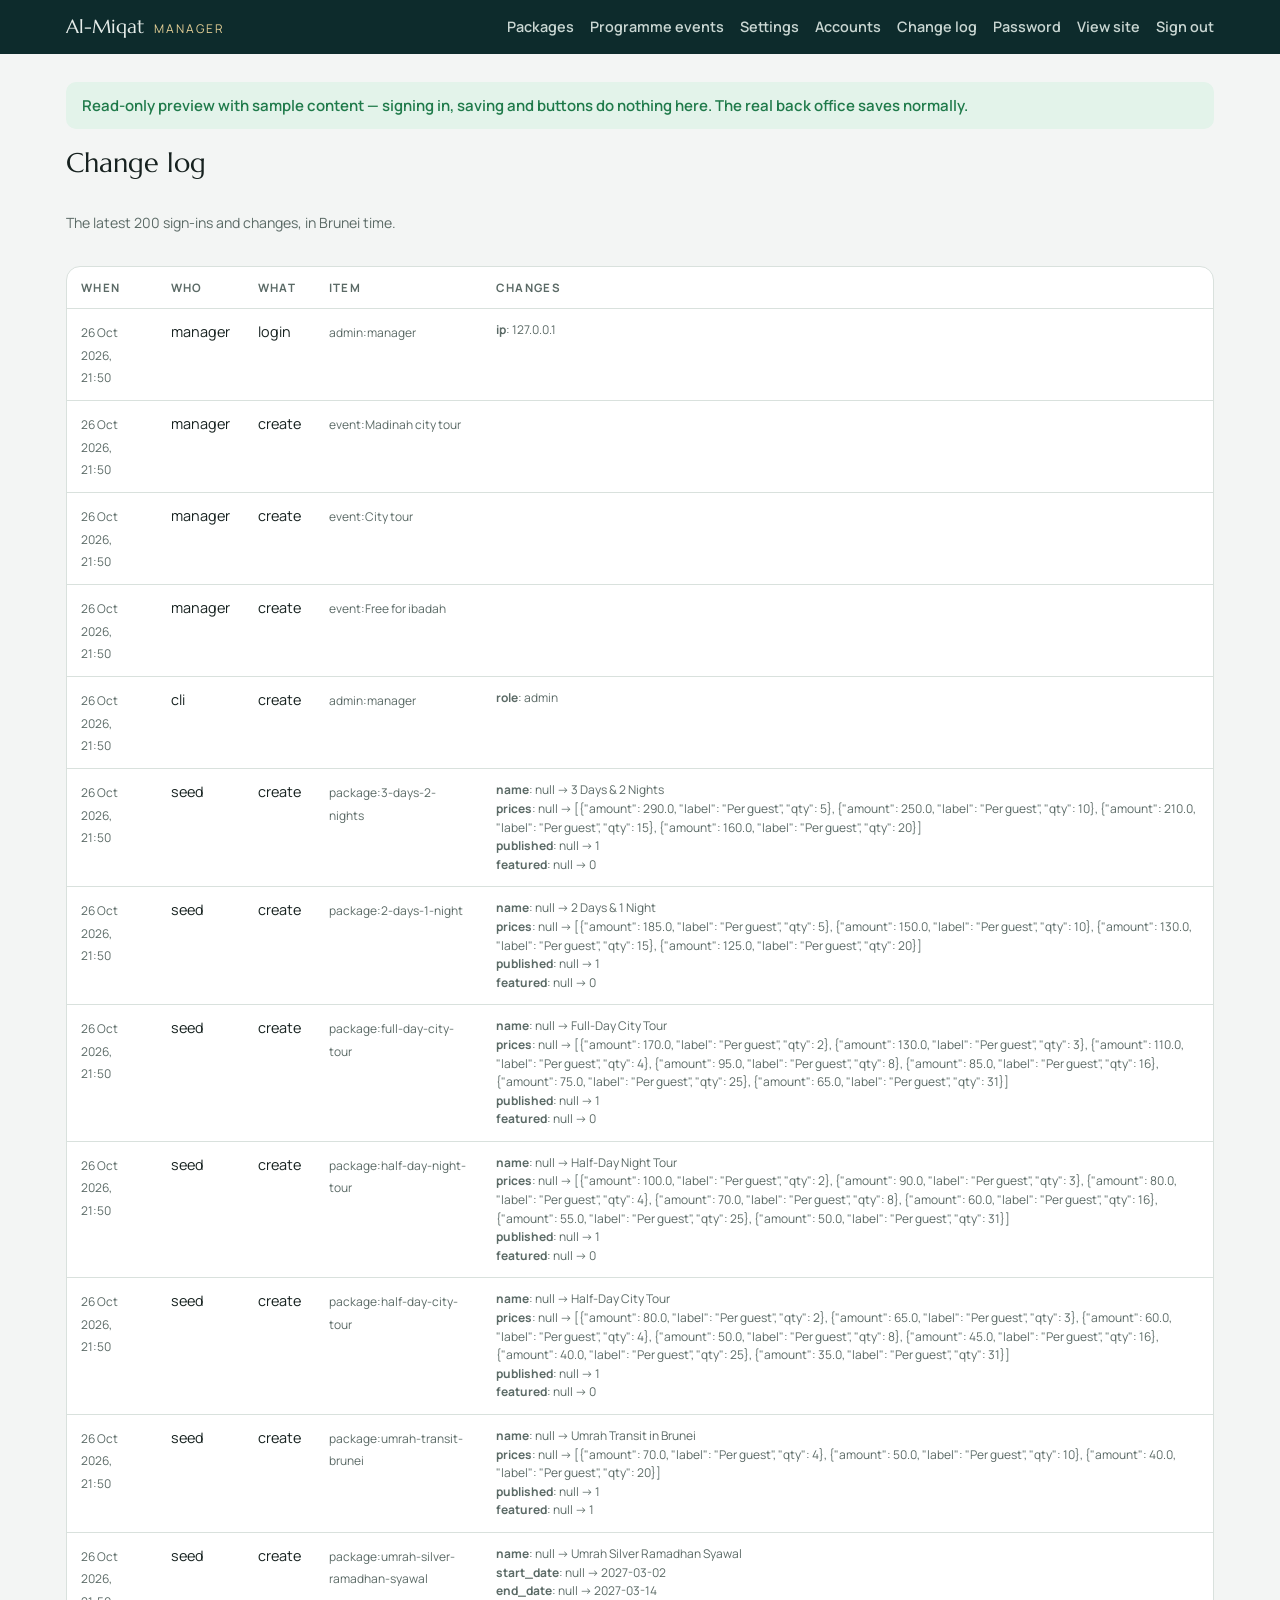
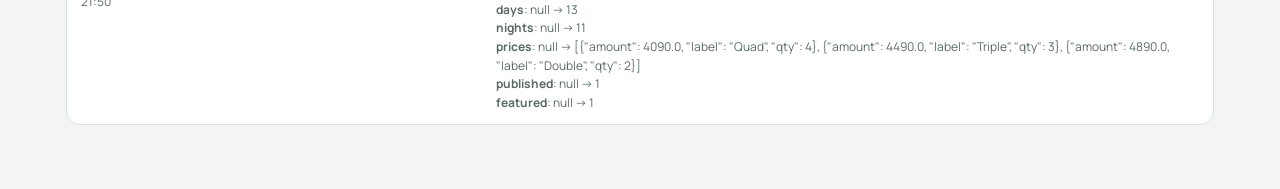
<file: backoffice/audit.html>
<!doctype html>
<html lang="en">
<head>
<meta charset="utf-8">
<meta name="viewport" content="width=device-width, initial-scale=1, maximum-scale=1, user-scalable=no">
<meta name="robots" content="noindex, nofollow">
<link rel="icon" href="../static/favicon.svg?v=9e01b733" type="image/svg+xml">
<title>Change log · Al-Miqat</title>
<link rel="preconnect" href="https://fonts.googleapis.com">
<link rel="preconnect" href="https://fonts.gstatic.com" crossorigin>
<link rel="stylesheet" href="https://fonts.googleapis.com/css2?family=Marcellus&family=Manrope:wght@400;500;600;700&display=swap">
<link rel="stylesheet" href="../static/admin.css?v=c9bf02f1">
<script src="../static/admin.js?v=4d564a10" defer></script>
</head>
<body>
<header class="topbar">
  <div class="topbar-in">
    <a class="brand" href="index.html"><b>Al-Miqat</b><span>Manager</span></a>
    <nav aria-label="Manager">
      <a href="index.html">Packages</a>
      <a href="events.html">Programme events</a>
      <a href="settings.html">Settings</a>
      <a href="accounts.html">Accounts</a>
      <a href="audit.html">Change log</a>
      <a href="#">Password</a>
      <a href="../index.html" target="_blank" rel="noopener">View site</a>
      <form method="post" action="/admin/logout">
        <input type="hidden" name="csrf_token" value="43H2FUn1xTJNPX2wPe9UQXgyQvFQRAp7Uf6YYJB6dTI">
        <button type="submit" class="linklike">Sign out</button>
      </form>
    </nav>
  </div>
</header>
<main class="page"><div class="flash">Read-only preview with sample content — signing in, saving and buttons do nothing here. The real back office saves normally.</div>
  
<h1>Change log</h1>
<p class="hint">The latest 200 sign-ins and changes, in Brunei time.</p>
<div class="table-wrap">
<table class="list">
  <thead><tr><th>When</th><th>Who</th><th>What</th><th>Item</th><th>Changes</th></tr></thead>
  <tbody>
    <tr>
      <td><small>26 Oct 2026, 21:50</small></td>
      <td>manager</td>
      <td>login</td>
      <td><small>admin:manager</small></td>
      <td><small><div><b>ip</b>: 127.0.0.1</div>
      </small></td>
    </tr>
    <tr>
      <td><small>26 Oct 2026, 21:50</small></td>
      <td>manager</td>
      <td>create</td>
      <td><small>event:Madinah city tour</small></td>
      <td><small>
      </small></td>
    </tr>
    <tr>
      <td><small>26 Oct 2026, 21:50</small></td>
      <td>manager</td>
      <td>create</td>
      <td><small>event:City tour</small></td>
      <td><small>
      </small></td>
    </tr>
    <tr>
      <td><small>26 Oct 2026, 21:50</small></td>
      <td>manager</td>
      <td>create</td>
      <td><small>event:Free for ibadah</small></td>
      <td><small>
      </small></td>
    </tr>
    <tr>
      <td><small>26 Oct 2026, 21:50</small></td>
      <td>cli</td>
      <td>create</td>
      <td><small>admin:manager</small></td>
      <td><small><div><b>role</b>: admin</div>
      </small></td>
    </tr>
    <tr>
      <td><small>26 Oct 2026, 21:50</small></td>
      <td>seed</td>
      <td>create</td>
      <td><small>package:3-days-2-nights</small></td>
      <td><small>
          <div><b>name</b>: null → 3 Days &amp; 2 Nights</div>
          <div><b>prices</b>: null → [{"amount": 290.0, "label": "Per guest", "qty": 5}, {"amount": 250.0, "label": "Per guest", "qty": 10}, {"amount": 210.0, "label": "Per guest", "qty": 15}, {"amount": 160.0, "label": "Per guest", "qty": 20}]</div>
          <div><b>published</b>: null → 1</div>
          <div><b>featured</b>: null → 0</div>
      </small></td>
    </tr>
    <tr>
      <td><small>26 Oct 2026, 21:50</small></td>
      <td>seed</td>
      <td>create</td>
      <td><small>package:2-days-1-night</small></td>
      <td><small>
          <div><b>name</b>: null → 2 Days &amp; 1 Night</div>
          <div><b>prices</b>: null → [{"amount": 185.0, "label": "Per guest", "qty": 5}, {"amount": 150.0, "label": "Per guest", "qty": 10}, {"amount": 130.0, "label": "Per guest", "qty": 15}, {"amount": 125.0, "label": "Per guest", "qty": 20}]</div>
          <div><b>published</b>: null → 1</div>
          <div><b>featured</b>: null → 0</div>
      </small></td>
    </tr>
    <tr>
      <td><small>26 Oct 2026, 21:50</small></td>
      <td>seed</td>
      <td>create</td>
      <td><small>package:full-day-city-tour</small></td>
      <td><small>
          <div><b>name</b>: null → Full-Day City Tour</div>
          <div><b>prices</b>: null → [{"amount": 170.0, "label": "Per guest", "qty": 2}, {"amount": 130.0, "label": "Per guest", "qty": 3}, {"amount": 110.0, "label": "Per guest", "qty": 4}, {"amount": 95.0, "label": "Per guest", "qty": 8}, {"amount": 85.0, "label": "Per guest", "qty": 16}, {"amount": 75.0, "label": "Per guest", "qty": 25}, {"amount": 65.0, "label": "Per guest", "qty": 31}]</div>
          <div><b>published</b>: null → 1</div>
          <div><b>featured</b>: null → 0</div>
      </small></td>
    </tr>
    <tr>
      <td><small>26 Oct 2026, 21:50</small></td>
      <td>seed</td>
      <td>create</td>
      <td><small>package:half-day-night-tour</small></td>
      <td><small>
          <div><b>name</b>: null → Half-Day Night Tour</div>
          <div><b>prices</b>: null → [{"amount": 100.0, "label": "Per guest", "qty": 2}, {"amount": 90.0, "label": "Per guest", "qty": 3}, {"amount": 80.0, "label": "Per guest", "qty": 4}, {"amount": 70.0, "label": "Per guest", "qty": 8}, {"amount": 60.0, "label": "Per guest", "qty": 16}, {"amount": 55.0, "label": "Per guest", "qty": 25}, {"amount": 50.0, "label": "Per guest", "qty": 31}]</div>
          <div><b>published</b>: null → 1</div>
          <div><b>featured</b>: null → 0</div>
      </small></td>
    </tr>
    <tr>
      <td><small>26 Oct 2026, 21:50</small></td>
      <td>seed</td>
      <td>create</td>
      <td><small>package:half-day-city-tour</small></td>
      <td><small>
          <div><b>name</b>: null → Half-Day City Tour</div>
          <div><b>prices</b>: null → [{"amount": 80.0, "label": "Per guest", "qty": 2}, {"amount": 65.0, "label": "Per guest", "qty": 3}, {"amount": 60.0, "label": "Per guest", "qty": 4}, {"amount": 50.0, "label": "Per guest", "qty": 8}, {"amount": 45.0, "label": "Per guest", "qty": 16}, {"amount": 40.0, "label": "Per guest", "qty": 25}, {"amount": 35.0, "label": "Per guest", "qty": 31}]</div>
          <div><b>published</b>: null → 1</div>
          <div><b>featured</b>: null → 0</div>
      </small></td>
    </tr>
    <tr>
      <td><small>26 Oct 2026, 21:50</small></td>
      <td>seed</td>
      <td>create</td>
      <td><small>package:umrah-transit-brunei</small></td>
      <td><small>
          <div><b>name</b>: null → Umrah Transit in Brunei</div>
          <div><b>prices</b>: null → [{"amount": 70.0, "label": "Per guest", "qty": 4}, {"amount": 50.0, "label": "Per guest", "qty": 10}, {"amount": 40.0, "label": "Per guest", "qty": 20}]</div>
          <div><b>published</b>: null → 1</div>
          <div><b>featured</b>: null → 1</div>
      </small></td>
    </tr>
    <tr>
      <td><small>26 Oct 2026, 21:50</small></td>
      <td>seed</td>
      <td>create</td>
      <td><small>package:umrah-silver-ramadhan-syawal</small></td>
      <td><small>
          <div><b>name</b>: null → Umrah Silver Ramadhan Syawal</div>
          <div><b>start_date</b>: null → 2027-03-02</div>
          <div><b>end_date</b>: null → 2027-03-14</div>
          <div><b>days</b>: null → 13</div>
          <div><b>nights</b>: null → 11</div>
          <div><b>prices</b>: null → [{"amount": 4090.0, "label": "Quad", "qty": 4}, {"amount": 4490.0, "label": "Triple", "qty": 3}, {"amount": 4890.0, "label": "Double", "qty": 2}]</div>
          <div><b>published</b>: null → 1</div>
          <div><b>featured</b>: null → 1</div>
      </small></td>
    </tr>
  </tbody>
</table>
</div>

</main>
</body>
</html>
</file>
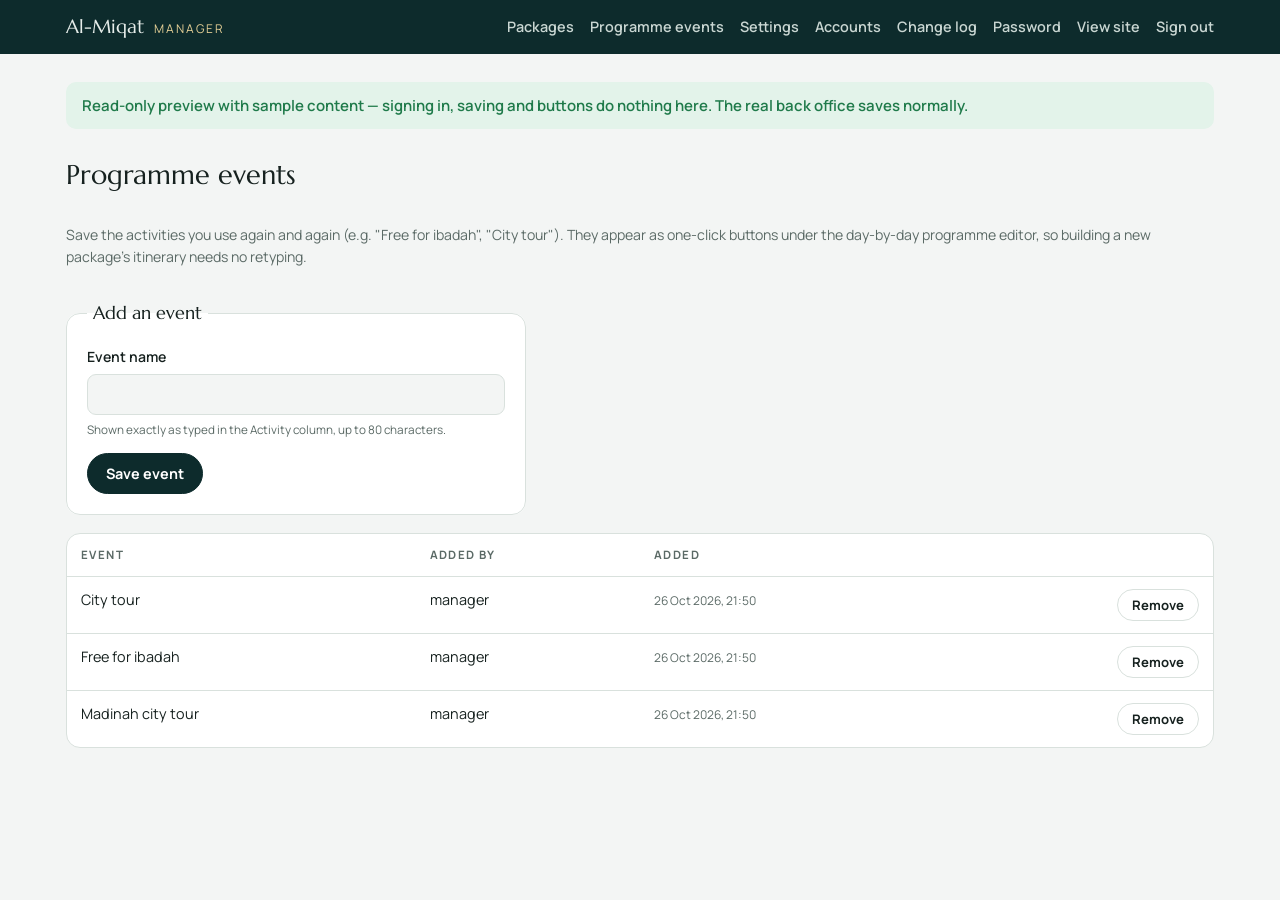
<file: backoffice/events.html>
<!doctype html>
<html lang="en">
<head>
<meta charset="utf-8">
<meta name="viewport" content="width=device-width, initial-scale=1, maximum-scale=1, user-scalable=no">
<meta name="robots" content="noindex, nofollow">
<link rel="icon" href="../static/favicon.svg?v=9e01b733" type="image/svg+xml">
<title>Programme events · Al-Miqat</title>
<link rel="preconnect" href="https://fonts.googleapis.com">
<link rel="preconnect" href="https://fonts.gstatic.com" crossorigin>
<link rel="stylesheet" href="https://fonts.googleapis.com/css2?family=Marcellus&family=Manrope:wght@400;500;600;700&display=swap">
<link rel="stylesheet" href="../static/admin.css?v=c9bf02f1">
<script src="../static/admin.js?v=4d564a10" defer></script>
</head>
<body>
<header class="topbar">
  <div class="topbar-in">
    <a class="brand" href="index.html"><b>Al-Miqat</b><span>Manager</span></a>
    <nav aria-label="Manager">
      <a href="index.html">Packages</a>
      <a href="events.html">Programme events</a>
      <a href="settings.html">Settings</a>
      <a href="accounts.html">Accounts</a>
      <a href="audit.html">Change log</a>
      <a href="#">Password</a>
      <a href="../index.html" target="_blank" rel="noopener">View site</a>
      <form method="post" action="/admin/logout">
        <input type="hidden" name="csrf_token" value="43H2FUn1xTJNPX2wPe9UQXgyQvFQRAp7Uf6YYJB6dTI">
        <button type="submit" class="linklike">Sign out</button>
      </form>
    </nav>
  </div>
</header>
<main class="page"><div class="flash">Read-only preview with sample content — signing in, saving and buttons do nothing here. The real back office saves normally.</div>
  
<div class="head-row"><h1>Programme events</h1></div>
<p class="hint">Save the activities you use again and again (e.g. "Free for ibadah", "City tour").
They appear as one-click buttons under the day-by-day programme editor, so building a new
package's itinerary needs no retyping.</p>

<form method="post" class="form narrow">
  <input type="hidden" name="csrf_token" value="43H2FUn1xTJNPX2wPe9UQXgyQvFQRAp7Uf6YYJB6dTI">
  <fieldset>
    <legend>Add an event</legend>
    <label for="label">Event name
      <input id="label" name="label" maxlength="80" required autocomplete="off">
      <small>Shown exactly as typed in the Activity column, up to 80 characters.</small></label>
    <div class="actions-row"><button class="btn" type="submit">Save event</button></div>
  </fieldset>
</form>
<div class="table-wrap">
  <table class="list">
    <thead><tr><th>Event</th><th>Added by</th><th>Added</th><th></th></tr></thead>
    <tbody>
      <tr>
        <td>City tour</td>
        <td>manager</td>
        <td><small>26 Oct 2026, 21:50</small></td>
        <td class="num">
          <form method="post" action="/admin/events/2/delete">
            <input type="hidden" name="csrf_token" value="43H2FUn1xTJNPX2wPe9UQXgyQvFQRAp7Uf6YYJB6dTI">
            <button class="btn ghost small" type="submit">Remove</button>
          </form>
        </td>
      </tr>
      <tr>
        <td>Free for ibadah</td>
        <td>manager</td>
        <td><small>26 Oct 2026, 21:50</small></td>
        <td class="num">
          <form method="post" action="/admin/events/1/delete">
            <input type="hidden" name="csrf_token" value="43H2FUn1xTJNPX2wPe9UQXgyQvFQRAp7Uf6YYJB6dTI">
            <button class="btn ghost small" type="submit">Remove</button>
          </form>
        </td>
      </tr>
      <tr>
        <td>Madinah city tour</td>
        <td>manager</td>
        <td><small>26 Oct 2026, 21:50</small></td>
        <td class="num">
          <form method="post" action="/admin/events/3/delete">
            <input type="hidden" name="csrf_token" value="43H2FUn1xTJNPX2wPe9UQXgyQvFQRAp7Uf6YYJB6dTI">
            <button class="btn ghost small" type="submit">Remove</button>
          </form>
        </td>
      </tr>
    </tbody>
  </table>
</div>

</main>
</body>
</html>
</file>
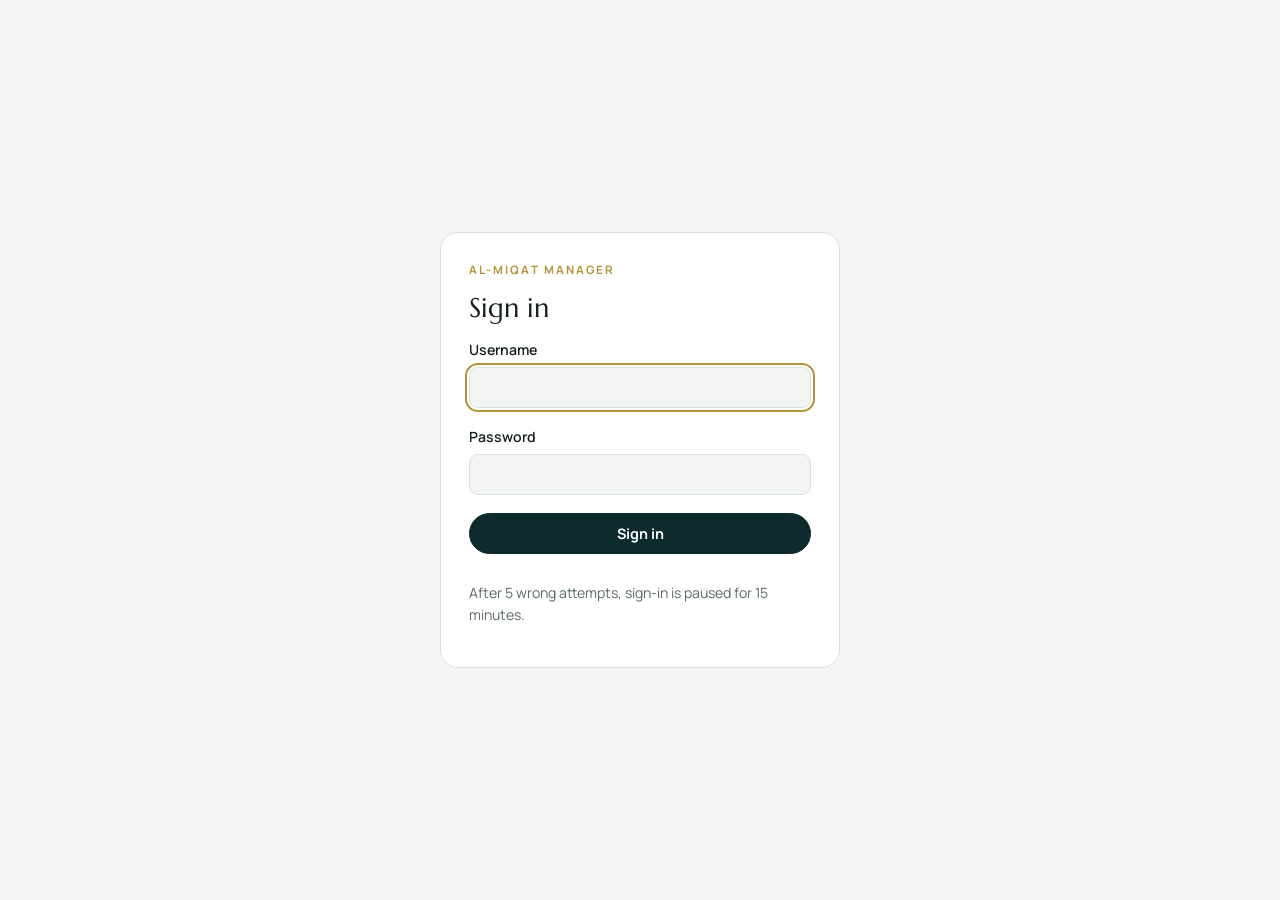
<file: backoffice/login.html>
<!doctype html>
<html lang="en">
<head>
<meta charset="utf-8">
<meta name="viewport" content="width=device-width, initial-scale=1, maximum-scale=1, user-scalable=no">
<meta name="robots" content="noindex, nofollow">
<link rel="icon" href="../static/favicon.svg?v=9e01b733" type="image/svg+xml">
<title>Sign in · Al-Miqat</title>
<link rel="stylesheet" href="https://fonts.googleapis.com/css2?family=Marcellus&family=Manrope:wght@400;600;700&display=swap">
<link rel="stylesheet" href="../static/admin.css?v=c9bf02f1">
</head>
<body class="center-page">
  <main class="login-card">
    <div class="eyebrow">Al-Miqat Manager</div>
    <h1>Sign in</h1>
    <form method="post" class="form">
      <input type="hidden" name="csrf_token" value="dOnadPfUFPFH8iVYWT6_SMxfGj9Fic66gAgimKehJlA">
      <label for="username">Username<input id="username" name="username" autocomplete="username" required maxlength="64" autofocus></label>
      <label for="password">Password<input id="password" name="password" type="password" autocomplete="current-password" required maxlength="256"></label>
      <button class="btn" type="submit">Sign in</button>
    </form>
    <p class="hint">After 5 wrong attempts, sign-in is paused for 15 minutes.</p>
  </main>
</body>
</html>
</file>
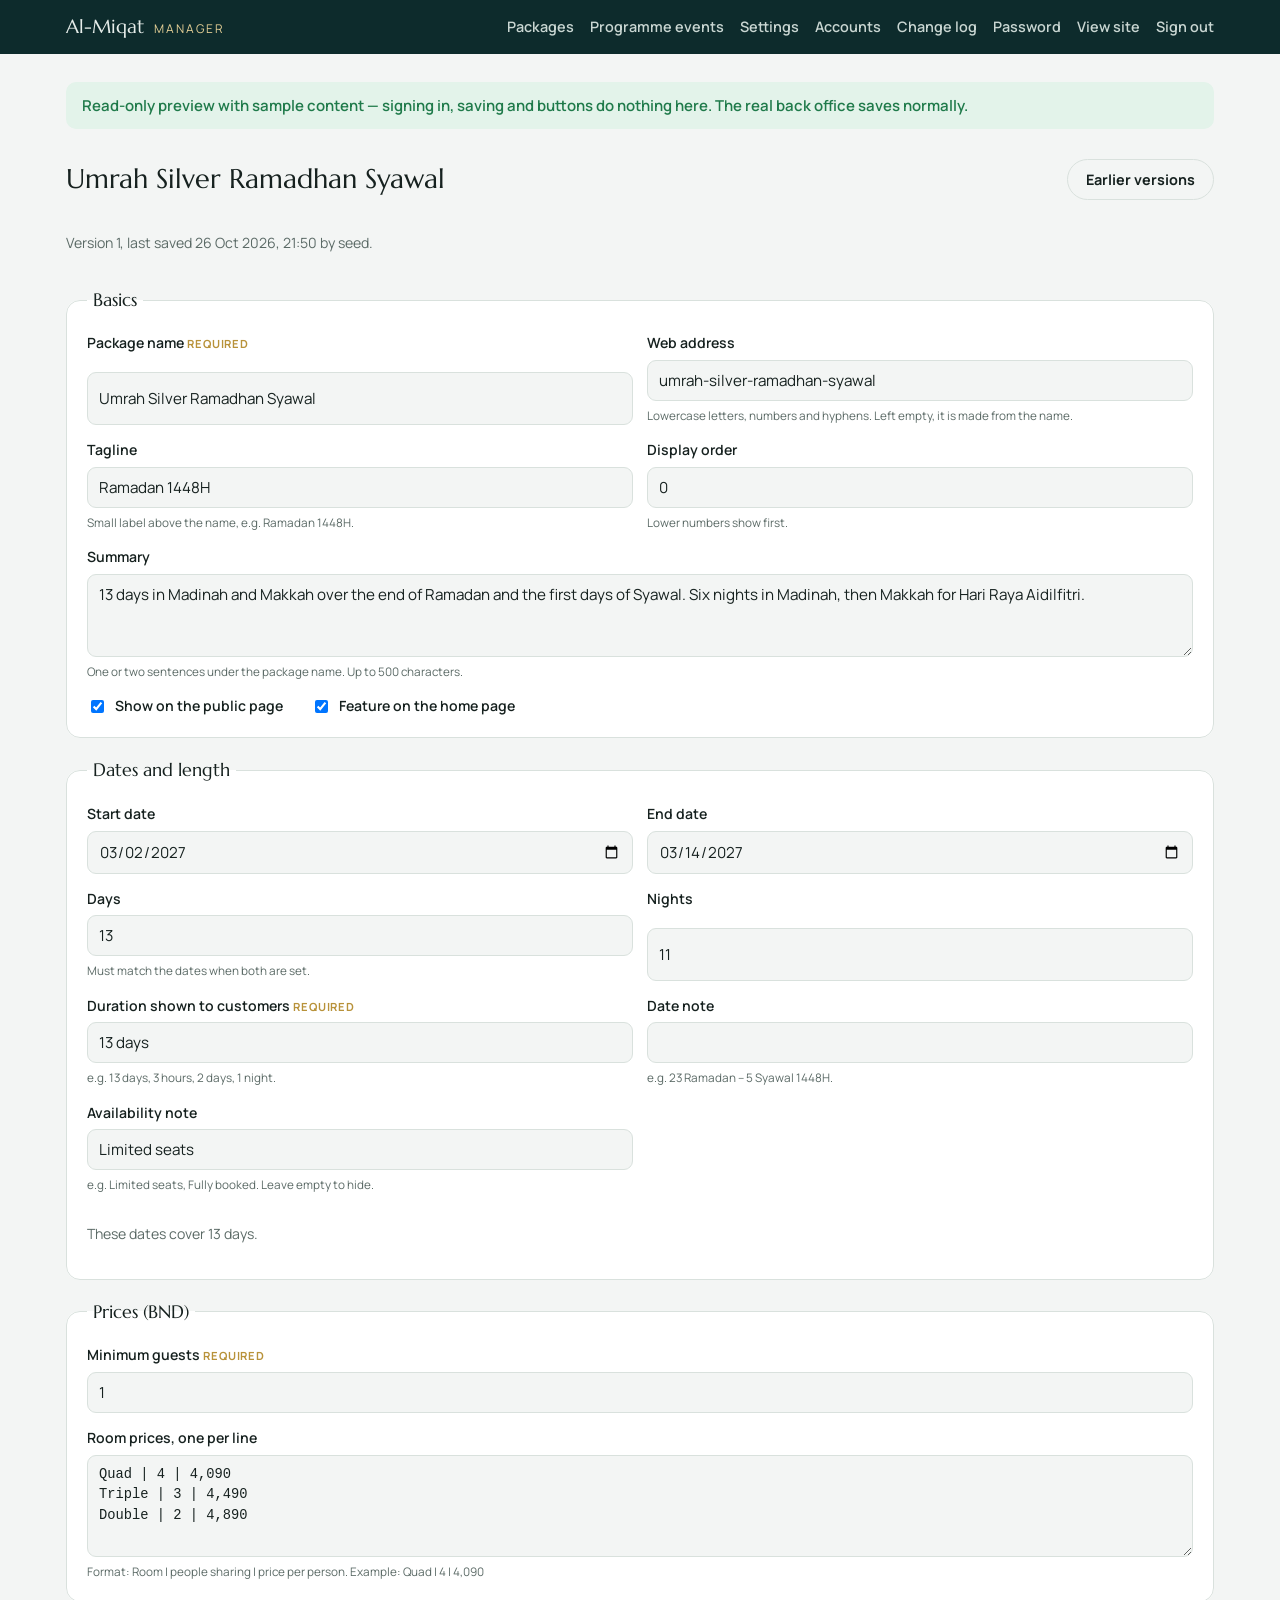
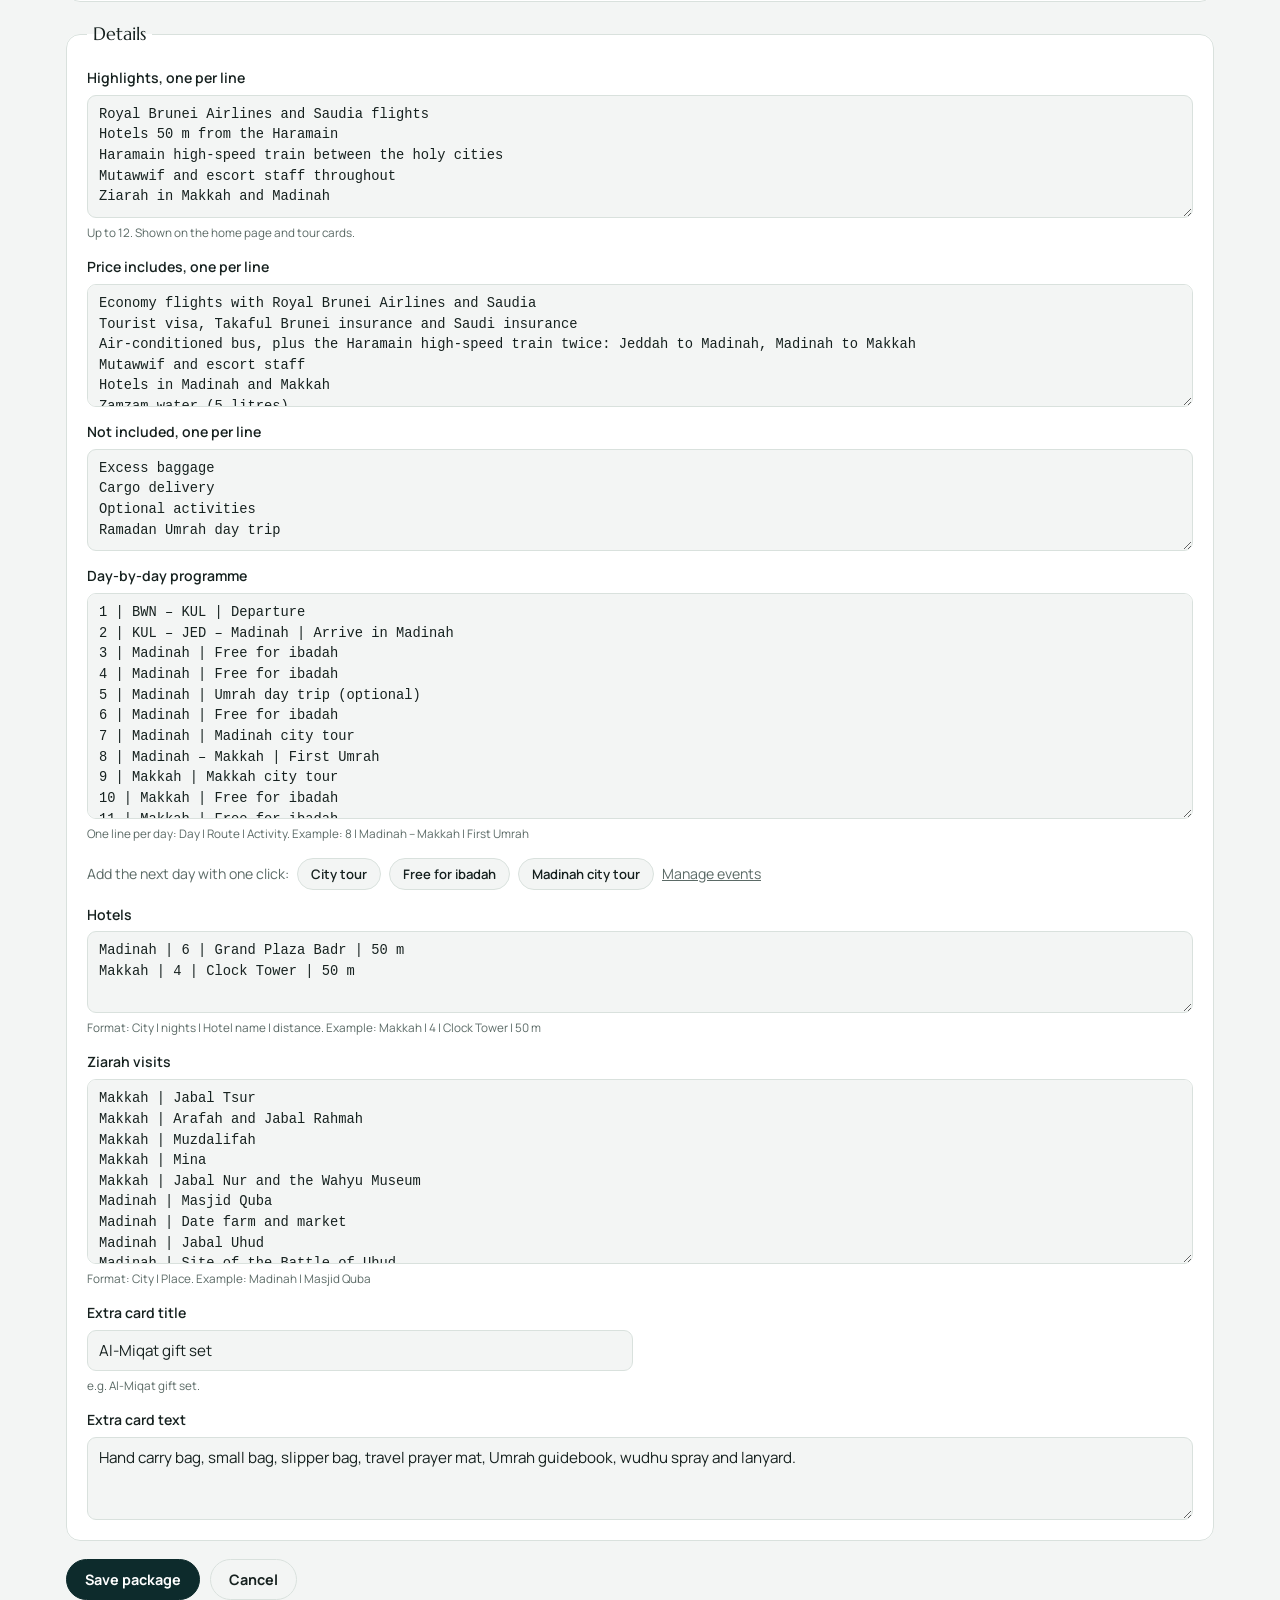
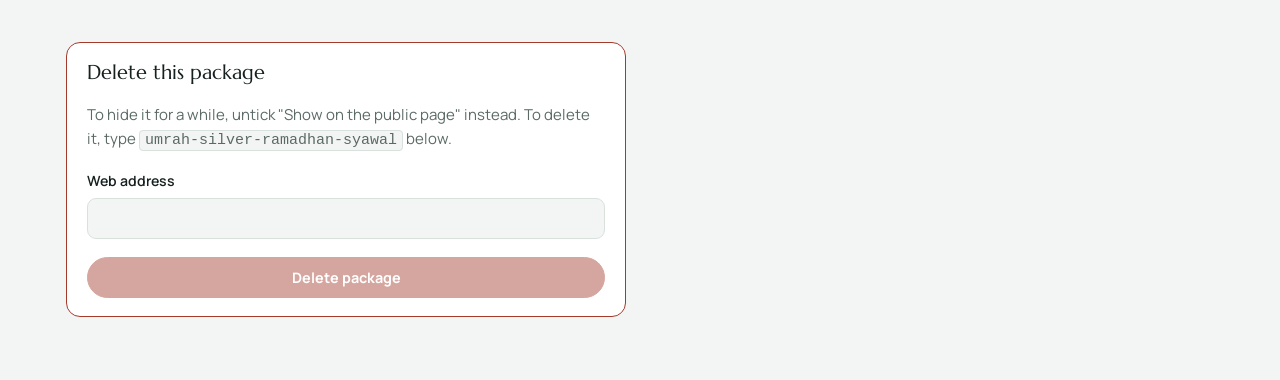
<file: backoffice/package.html>
<!doctype html>
<html lang="en">
<head>
<meta charset="utf-8">
<meta name="viewport" content="width=device-width, initial-scale=1, maximum-scale=1, user-scalable=no">
<meta name="robots" content="noindex, nofollow">
<link rel="icon" href="../static/favicon.svg?v=9e01b733" type="image/svg+xml">
<title>Umrah Silver Ramadhan Syawal · Al-Miqat</title>
<link rel="preconnect" href="https://fonts.googleapis.com">
<link rel="preconnect" href="https://fonts.gstatic.com" crossorigin>
<link rel="stylesheet" href="https://fonts.googleapis.com/css2?family=Marcellus&family=Manrope:wght@400;500;600;700&display=swap">
<link rel="stylesheet" href="../static/admin.css?v=c9bf02f1">
<script src="../static/admin.js?v=4d564a10" defer></script>
</head>
<body>
<header class="topbar">
  <div class="topbar-in">
    <a class="brand" href="index.html"><b>Al-Miqat</b><span>Manager</span></a>
    <nav aria-label="Manager">
      <a href="index.html">Packages</a>
      <a href="events.html">Programme events</a>
      <a href="settings.html">Settings</a>
      <a href="accounts.html">Accounts</a>
      <a href="audit.html">Change log</a>
      <a href="#">Password</a>
      <a href="../index.html" target="_blank" rel="noopener">View site</a>
      <form method="post" action="/admin/logout">
        <input type="hidden" name="csrf_token" value="43H2FUn1xTJNPX2wPe9UQXgyQvFQRAp7Uf6YYJB6dTI">
        <button type="submit" class="linklike">Sign out</button>
      </form>
    </nav>
  </div>
</header>
<main class="page"><div class="flash">Read-only preview with sample content — signing in, saving and buttons do nothing here. The real back office saves normally.</div>
  

<div class="head-row">
  <h1>Umrah Silver Ramadhan Syawal</h1><a class="btn ghost" href="#">Earlier versions</a>
</div><p class="hint">Version 1, last saved 26 Oct 2026, 21:50 by seed.</p>

<form method="post" class="form" id="pkgForm" data-dirty-guard>
  <input type="hidden" name="csrf_token" value="43H2FUn1xTJNPX2wPe9UQXgyQvFQRAp7Uf6YYJB6dTI">
  <input type="hidden" name="version" value="1">

  <fieldset>
    <legend>Basics</legend>
    <div class="grid2">
      
<label for="f-name"><span>Package name <span class="req">required</span></span>
  <input id="f-name" name="name" type="text" value="Umrah Silver Ramadhan Syawal" maxlength="80" required>
</label>
      
<label for="f-slug"><span>Web address</span>
  <input id="f-slug" name="slug" type="text" value="umrah-silver-ramadhan-syawal" maxlength="50"><small>Lowercase letters, numbers and hyphens. Left empty, it is made from the name.</small>
</label>
      
<label for="f-tagline"><span>Tagline</span>
  <input id="f-tagline" name="tagline" type="text" value="Ramadan 1448H" maxlength="80"><small>Small label above the name, e.g. Ramadan 1448H.</small>
</label>
      
<label for="f-sort_order"><span>Display order</span>
  <input id="f-sort_order" name="sort_order" type="number" value="0" min="0" max="999"><small>Lower numbers show first.</small>
</label>
    </div>
    
<label for="f-summary">Summary
  <textarea id="f-summary" name="summary" rows="3" maxlength="6000">13 days in Madinah and Makkah over the end of Ramadan and the first days of Syawal. Six nights in Madinah, then Makkah for Hari Raya Aidilfitri.</textarea><small>One or two sentences under the package name. Up to 500 characters.</small>
</label>
    <div class="checks-row">
      <label class="check"><input type="checkbox" name="published" checked> Show on the public page</label>
      <label class="check"><input type="checkbox" name="featured" checked> Feature on the home page</label>
    </div>
  </fieldset>

  <fieldset>
    <legend>Dates and length</legend>
    <div class="grid2">
      
<label for="f-start_date"><span>Start date</span>
  <input id="f-start_date" name="start_date" type="date" value="2027-03-02">
</label>
      
<label for="f-end_date"><span>End date</span>
  <input id="f-end_date" name="end_date" type="date" value="2027-03-14">
</label>
      
<label for="f-days"><span>Days</span>
  <input id="f-days" name="days" type="number" value="13" min="0" max="999"><small>Must match the dates when both are set.</small>
</label>
      
<label for="f-nights"><span>Nights</span>
  <input id="f-nights" name="nights" type="number" value="11" min="0" max="999">
</label>
      
<label for="f-duration_label"><span>Duration shown to customers <span class="req">required</span></span>
  <input id="f-duration_label" name="duration_label" type="text" value="13 days" maxlength="40" required><small>e.g. 13 days, 3 hours, 2 days, 1 night.</small>
</label>
      
<label for="f-date_note"><span>Date note</span>
  <input id="f-date_note" name="date_note" type="text" value="" maxlength="80"><small>e.g. 23 Ramadan – 5 Syawal 1448H.</small>
</label>
      
<label for="f-availability_note"><span>Availability note</span>
  <input id="f-availability_note" name="availability_note" type="text" value="Limited seats" maxlength="80"><small>e.g. Limited seats, Fully booked. Leave empty to hide.</small>
</label>
    </div>
    <p class="hint" id="spanHint" aria-live="polite"></p>
  </fieldset>

  <fieldset>
    <legend>Prices (BND)</legend>
    
<label for="f-min_guests"><span>Minimum guests <span class="req">required</span></span>
  <input id="f-min_guests" name="min_guests" type="number" value="1" min="0" max="999" required>
</label>
    
<label for="f-prices">Room prices, one per line
  <textarea id="f-prices" name="prices" rows="4" class="mono" maxlength="6000">Quad | 4 | 4,090
Triple | 3 | 4,490
Double | 2 | 4,890</textarea><small>Format: Room | people sharing | price per person. Example: Quad | 4 | 4,090</small>
</label>
  </fieldset>

  <fieldset>
    <legend>Details</legend>
    
<label for="f-highlights">Highlights, one per line
  <textarea id="f-highlights" name="highlights" rows="5" class="mono" maxlength="6000">Royal Brunei Airlines and Saudia flights
Hotels 50 m from the Haramain
Haramain high-speed train between the holy cities
Mutawwif and escort staff throughout
Ziarah in Makkah and Madinah</textarea><small>Up to 12. Shown on the home page and tour cards.</small>
</label>
    
<label for="f-includes">Price includes, one per line
  <textarea id="f-includes" name="includes" rows="5" class="mono" maxlength="6000">Economy flights with Royal Brunei Airlines and Saudia
Tourist visa, Takaful Brunei insurance and Saudi insurance
Air-conditioned bus, plus the Haramain high-speed train twice: Jeddah to Madinah, Madinah to Makkah
Mutawwif and escort staff
Hotels in Madinah and Makkah
Zamzam water (5 litres)
Nasi box on departure and on return
Hotel check-in and check-out handled for you
Baggage: 25 kg going, 40 kg returning, 7 kg hand carry</textarea>
</label>
    
<label for="f-excludes">Not included, one per line
  <textarea id="f-excludes" name="excludes" rows="4" class="mono" maxlength="6000">Excess baggage
Cargo delivery
Optional activities
Ramadan Umrah day trip</textarea>
</label>
    
<label for="f-itinerary">Day-by-day programme
  <textarea id="f-itinerary" name="itinerary" rows="10" class="mono" maxlength="6000">1 | BWN – KUL | Departure
2 | KUL – JED – Madinah | Arrive in Madinah
3 | Madinah | Free for ibadah
4 | Madinah | Free for ibadah
5 | Madinah | Umrah day trip (optional)
6 | Madinah | Free for ibadah
7 | Madinah | Madinah city tour
8 | Madinah – Makkah | First Umrah
9 | Makkah | Makkah city tour
10 | Makkah | Free for ibadah
11 | Makkah | Free for ibadah
12 | Makkah – Jeddah | Return journey
13 | Jeddah – KUL – BWN | Arrive home</textarea><small>One line per day: Day | Route | Activity. Example: 8 | Madinah – Makkah | First Umrah</small>
</label>
    <div class="chips-row" data-insert-target="f-itinerary">
      <span class="hint">Add the next day with one click:</span><button type="button" class="chip-btn">City tour</button><button type="button" class="chip-btn">Free for ibadah</button><button type="button" class="chip-btn">Madinah city tour</button>
      <a class="hint" href="events.html">Manage events</a>
    </div>
    
<label for="f-hotels">Hotels
  <textarea id="f-hotels" name="hotels" rows="3" class="mono" maxlength="6000">Madinah | 6 | Grand Plaza Badr | 50 m
Makkah | 4 | Clock Tower | 50 m</textarea><small>Format: City | nights | Hotel name | distance. Example: Makkah | 4 | Clock Tower | 50 m</small>
</label>
    
<label for="f-visits">Ziarah visits
  <textarea id="f-visits" name="visits" rows="8" class="mono" maxlength="6000">Makkah | Jabal Tsur
Makkah | Arafah and Jabal Rahmah
Makkah | Muzdalifah
Makkah | Mina
Makkah | Jabal Nur and the Wahyu Museum
Madinah | Masjid Quba
Madinah | Date farm and market
Madinah | Jabal Uhud
Madinah | Site of the Battle of Uhud
Madinah | Masjid Qiblatain</textarea><small>Format: City | Place. Example: Madinah | Masjid Quba</small>
</label>
    <div class="grid2">
<label for="f-notes_title"><span>Extra card title</span>
  <input id="f-notes_title" name="notes_title" type="text" value="Al-Miqat gift set" maxlength="60"><small>e.g. Al-Miqat gift set.</small>
</label></div>
    
<label for="f-notes">Extra card text
  <textarea id="f-notes" name="notes" rows="3" maxlength="6000">Hand carry bag, small bag, slipper bag, travel prayer mat, Umrah guidebook, wudhu spray and lanyard.</textarea>
</label>
  </fieldset>

  <div class="actions-row">
    <button class="btn" type="submit">Save package</button>
    <a class="btn ghost" href="index.html">Cancel</a>
  </div>
</form>
<form method="post" action="/admin/packages/1/delete" class="form danger" data-confirm-slug="umrah-silver-ramadhan-syawal">
  <input type="hidden" name="csrf_token" value="43H2FUn1xTJNPX2wPe9UQXgyQvFQRAp7Uf6YYJB6dTI">
  <h2>Delete this package</h2>
  <p>To hide it for a while, untick "Show on the public page" instead. To delete it, type <code>umrah-silver-ramadhan-syawal</code> below.</p>
  <label for="confirm">Web address<input id="confirm" name="confirm" autocomplete="off" maxlength="50"></label>
  <button class="btn danger-btn" type="submit" disabled>Delete package</button>
</form>

</main>
</body>
</html>
</file>
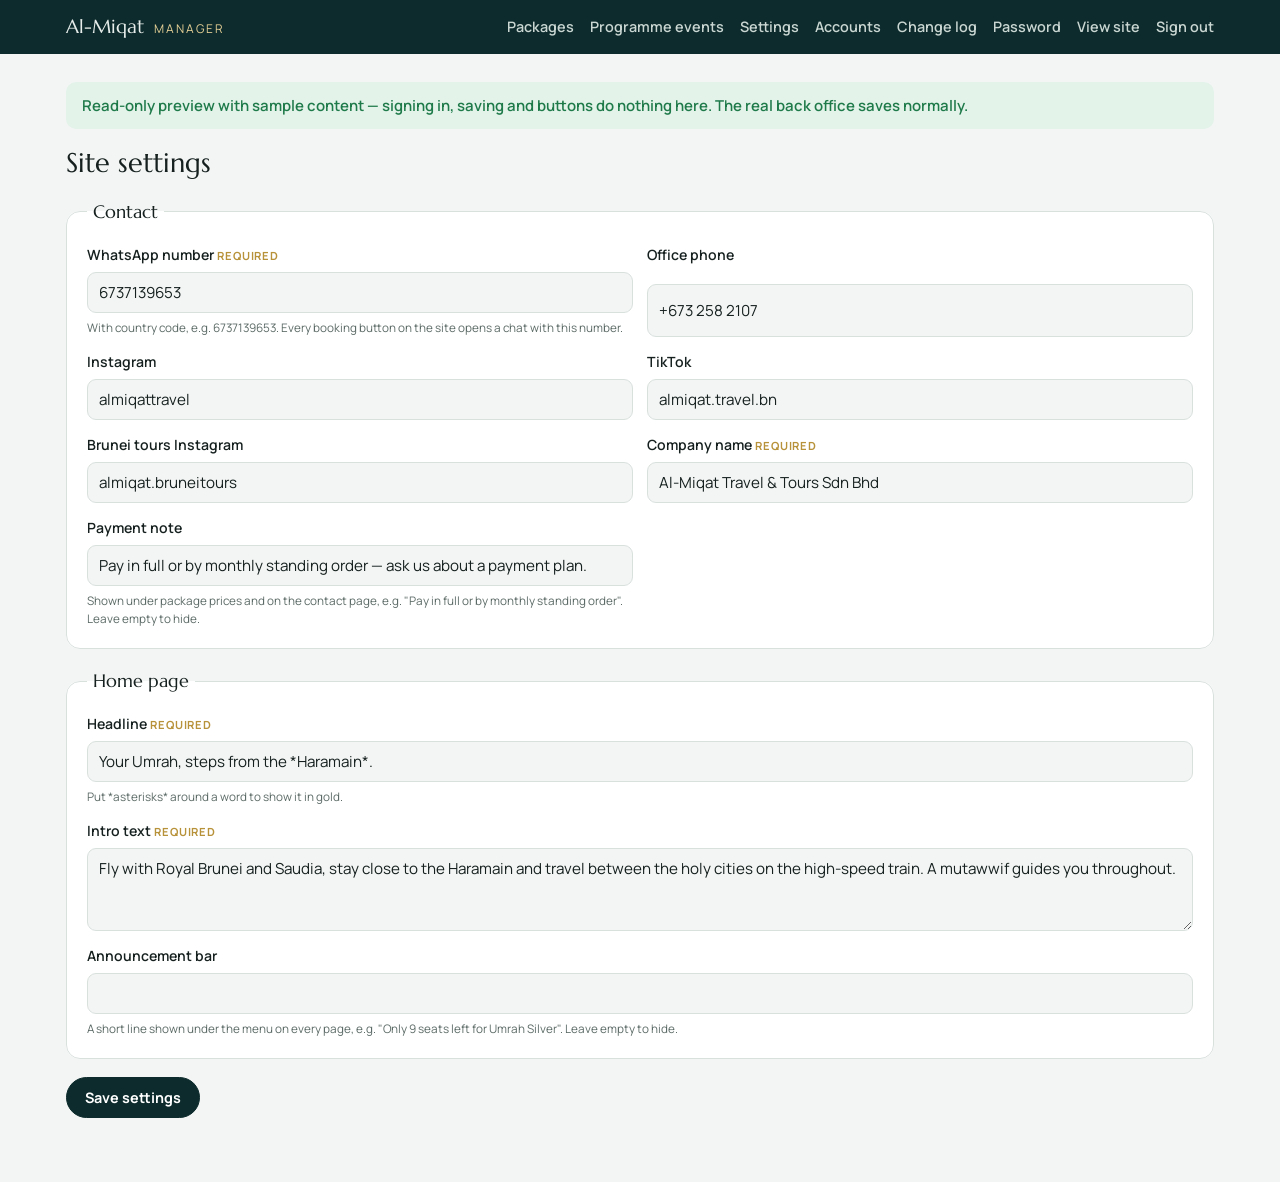
<file: backoffice/settings.html>
<!doctype html>
<html lang="en">
<head>
<meta charset="utf-8">
<meta name="viewport" content="width=device-width, initial-scale=1, maximum-scale=1, user-scalable=no">
<meta name="robots" content="noindex, nofollow">
<link rel="icon" href="../static/favicon.svg?v=9e01b733" type="image/svg+xml">
<title>Settings · Al-Miqat</title>
<link rel="preconnect" href="https://fonts.googleapis.com">
<link rel="preconnect" href="https://fonts.gstatic.com" crossorigin>
<link rel="stylesheet" href="https://fonts.googleapis.com/css2?family=Marcellus&family=Manrope:wght@400;500;600;700&display=swap">
<link rel="stylesheet" href="../static/admin.css?v=c9bf02f1">
<script src="../static/admin.js?v=4d564a10" defer></script>
</head>
<body>
<header class="topbar">
  <div class="topbar-in">
    <a class="brand" href="index.html"><b>Al-Miqat</b><span>Manager</span></a>
    <nav aria-label="Manager">
      <a href="index.html">Packages</a>
      <a href="events.html">Programme events</a>
      <a href="settings.html">Settings</a>
      <a href="accounts.html">Accounts</a>
      <a href="audit.html">Change log</a>
      <a href="#">Password</a>
      <a href="../index.html" target="_blank" rel="noopener">View site</a>
      <form method="post" action="/admin/logout">
        <input type="hidden" name="csrf_token" value="43H2FUn1xTJNPX2wPe9UQXgyQvFQRAp7Uf6YYJB6dTI">
        <button type="submit" class="linklike">Sign out</button>
      </form>
    </nav>
  </div>
</header>
<main class="page"><div class="flash">Read-only preview with sample content — signing in, saving and buttons do nothing here. The real back office saves normally.</div>
  
<h1>Site settings</h1>
<form method="post" class="form" data-dirty-guard>
  <input type="hidden" name="csrf_token" value="43H2FUn1xTJNPX2wPe9UQXgyQvFQRAp7Uf6YYJB6dTI">
  <fieldset>
    <legend>Contact</legend>
    <div class="grid2">
      <label for="whatsapp"><span>WhatsApp number <span class="req">required</span></span>
        <input id="whatsapp" name="whatsapp" value="6737139653" maxlength="20" inputmode="tel" required>
        <small>With country code, e.g. 6737139653. Every booking button on the site opens a chat with this number.</small></label>
      <label for="office_phone">Office phone<input id="office_phone" name="office_phone" value="+673 258 2107" maxlength="20"></label>
      <label for="instagram">Instagram<input id="instagram" name="instagram" value="almiqattravel" maxlength="31"></label>
      <label for="tiktok">TikTok<input id="tiktok" name="tiktok" value="almiqat.travel.bn" maxlength="31"></label>
      <label for="tours_instagram">Brunei tours Instagram<input id="tours_instagram" name="tours_instagram" value="almiqat.bruneitours" maxlength="31"></label>
      <label for="company_name"><span>Company name <span class="req">required</span></span><input id="company_name" name="company_name" value="Al-Miqat Travel &amp; Tours Sdn Bhd" maxlength="80" required></label>
      <label for="payment_note">Payment note
        <input id="payment_note" name="payment_note" value="Pay in full or by monthly standing order — ask us about a payment plan." maxlength="160">
        <small>Shown under package prices and on the contact page, e.g. "Pay in full or by monthly standing order". Leave empty to hide.</small></label>
    </div>
  </fieldset>
  <fieldset>
    <legend>Home page</legend>
    <label for="hero_title"><span>Headline <span class="req">required</span></span>
      <input id="hero_title" name="hero_title" value="Your Umrah, steps from the *Haramain*." maxlength="120" required>
      <small>Put *asterisks* around a word to show it in gold.</small></label>
    <label for="hero_lede"><span>Intro text <span class="req">required</span></span>
      <textarea id="hero_lede" name="hero_lede" rows="3" maxlength="400" required>Fly with Royal Brunei and Saudia, stay close to the Haramain and travel between the holy cities on the high-speed train. A mutawwif guides you throughout.</textarea></label>
    <label for="announcement">Announcement bar
      <input id="announcement" name="announcement" value="" maxlength="120">
      <small>A short line shown under the menu on every page, e.g. "Only 9 seats left for Umrah Silver". Leave empty to hide.</small></label>
  </fieldset>
  <div class="actions-row"><button class="btn" type="submit">Save settings</button></div>
</form>

</main>
</body>
</html>
</file>
<file: static/site.css>
/* Layout: lagoon-dark hero under a khatam lattice, gold reserved for domes and calls to action; tabbed single page. */
:root{
  --lagoon:#0D2B2C; --lagoon-2:#143B3B; --gold:#C6A04A; --gold-soft:#E4CF96;
  --bg:#F4F6F3; --surface:#FFFFFF; --fg:#16211F; --muted:#5B6A66; --line:#DCE3DF;
  --wa:#1F9D55;
  --f-display:"Marcellus","Trajan Pro",Georgia,serif;
  --f-body:"Manrope",system-ui,-apple-system,"Segoe UI",sans-serif;
  --f-arabic:"Amiri","Traditional Arabic",serif;
  --gutter-l:max(16px, env(safe-area-inset-left, 0px));
  --gutter-r:max(16px, env(safe-area-inset-right, 0px));
  color-scheme:light;
}
@media (prefers-color-scheme: dark){:root:not([data-theme="light"]){
  --bg:#0B1817; --surface:#112221; --fg:#E7EDEA; --muted:#9AAEA8; --line:#243A38; color-scheme:dark;
}}
:root[data-theme="dark"]{--bg:#0B1817; --surface:#112221; --fg:#E7EDEA; --muted:#9AAEA8; --line:#243A38; color-scheme:dark}

*{box-sizing:border-box}
html{scroll-behavior:smooth}
body{margin:0;background:var(--bg);color:var(--fg);font:400 16px/1.65 var(--f-body);-webkit-font-smoothing:antialiased}
h1,h2,h3{font-family:var(--f-display);font-weight:400;line-height:1.15;text-wrap:balance;margin:0}
p{margin:0}
a{color:inherit}
.wrap{max-width:1160px;margin:0 auto;padding-left:var(--gutter-l);padding-right:var(--gutter-r)}
.eyebrow{font-size:.75rem;letter-spacing:.18em;text-transform:uppercase;font-weight:600;color:var(--gold)}
:focus-visible{outline:2px solid var(--gold);outline-offset:3px;border-radius:4px}

/* ---------- header ---------- */
body::before{content:"";position:fixed;inset:0 0 auto;height:env(safe-area-inset-top,0px);z-index:60;background:var(--lagoon)}
header{position:sticky;top:env(safe-area-inset-top,0px);z-index:50;background:color-mix(in srgb,var(--lagoon) 94%,transparent);backdrop-filter:blur(10px);border-bottom:1px solid #ffffff14}
.bar{display:flex;align-items:center;justify-content:space-between;gap:16px;padding-block:14px}
.brand{display:flex;align-items:center;gap:12px;text-decoration:none;color:#F1EBDD}
.brand svg{flex:none}
.brand b{display:block;font-family:var(--f-display);font-weight:400;font-size:1.15rem;letter-spacing:.04em}
.brand small{display:block;font-size:.68rem;letter-spacing:.2em;text-transform:uppercase;color:var(--gold-soft)}
nav[role=tablist]{display:flex;gap:4px}
.tab{appearance:none;border:0;background:none;color:#C9D6D2;font:600 .9rem var(--f-body);padding:9px 14px;border-radius:999px;cursor:pointer}
.tab:hover{color:#fff}
.tab[aria-selected=true]{color:var(--lagoon);background:var(--gold-soft)}
.bar-cta{display:inline-flex}
.menu-btn{display:none}

/* packages dropdown */
.nav-drop{position:relative}
.tab .caret{margin-left:7px;vertical-align:1px}
.nav-drop .drop{position:absolute;top:calc(100% + 8px);left:50%;transform:translateX(-50%);display:none;flex-direction:column;min-width:170px;padding:8px;background:var(--lagoon);border:1px solid #ffffff1f;border-radius:16px;box-shadow:0 14px 34px #0007}
.nav-drop .drop::before{content:"";position:absolute;left:0;right:0;top:-10px;height:10px}
.nav-drop:hover .drop,.nav-drop:focus-within .drop{display:flex}
.drop-link{appearance:none;border:0;background:none;text-align:left;color:#C9D6D2;font:600 .9rem var(--f-body);padding:10px 14px;border-radius:10px;cursor:pointer}
.drop-link:hover{background:#ffffff14;color:#fff}
@media (max-width:900px){
  .bar .bar-cta{display:none}
  nav[role=tablist]{position:fixed;left:0;right:0;top:calc(env(safe-area-inset-top,0px) + 64px);flex-direction:column;background:var(--lagoon);padding:8px var(--gutter-r) 16px var(--gutter-l);border-bottom:1px solid #ffffff1a;display:none}
  nav[role=tablist].open{display:flex}
  .tab{text-align:left;padding:13px 14px;font-size:1rem}
  .menu-btn{display:inline-flex;align-items:center;justify-content:center;width:42px;height:42px;border-radius:10px;border:1px solid #ffffff2a;background:none;color:#fff;cursor:pointer}
  .tab .caret{display:none}
  .nav-drop{display:flex;flex-direction:column}
  .nav-drop .drop{position:static;transform:none;display:flex;min-width:0;padding:0 0 4px 18px;background:none;border:0;box-shadow:none}
  .nav-drop .drop::before{display:none}
  .drop-link{padding:11px 14px;font-size:.95rem}
}

/* ---------- buttons ---------- */
.btn{display:inline-flex;align-items:center;gap:10px;border-radius:999px;font:700 .92rem var(--f-body);text-decoration:none;padding:13px 22px;cursor:pointer;border:0;transition:transform .2s ease,background .2s ease}
.btn:hover{transform:translateY(-1px)}
.btn-wa{background:var(--wa);color:#fff}
.btn-wa:hover{background:#188A49}
.btn-gold{background:var(--gold);color:var(--lagoon)}
.btn-ghost{background:transparent;color:inherit;border:1px solid currentColor}
.btn svg{width:18px;height:18px;flex:none}

/* ---------- hero ---------- */
.hero{position:relative;overflow:hidden;background:var(--lagoon);color:#EEF2EF;isolation:isolate}
.hero .lattice{position:absolute;inset:0;z-index:-1;opacity:.13}
.hero::after{content:"";position:absolute;inset:auto 0 0;height:40%;z-index:-1;background:linear-gradient(to top,#071a1a,transparent)}
.hero-grid{display:grid;grid-template-columns:1.15fr .85fr;gap:48px;align-items:end;padding-block:80px 0}
.hero h1{font-size:clamp(2.5rem,6vw,4.6rem);color:#F6F1E4}
.hero h1 em{font-style:normal;color:var(--gold)}
.hero .ar{font-family:var(--f-arabic);font-size:1.6rem;color:var(--gold-soft);direction:rtl;margin-bottom:12px}
.hero .lede{max-width:52ch;margin-top:22px;font-size:1.08rem;color:#C5D3CF}
.hero .actions{display:flex;flex-wrap:wrap;gap:12px;margin-top:32px}
.hero .actions .btn-ghost{color:#F1EBDD}
.facts{display:flex;flex-wrap:wrap;gap:28px;margin-top:44px;padding-bottom:56px;font-size:.85rem;color:#9FB3AE}
.facts b{display:block;font-family:var(--f-display);font-weight:400;font-size:1.5rem;color:#F6F1E4}
.skyline{align-self:end;width:100%;max-width:100%;height:auto;display:block}

/* ---------- package sub-tabs ---------- */
.subtabs{display:flex;flex-wrap:wrap;align-items:center;gap:8px;margin-bottom:44px;padding-bottom:18px;border-bottom:1px solid var(--line)}
.subtabs-title{font-size:1.6rem;margin-right:20px}
.subtab{appearance:none;border:1px solid var(--line);background:var(--surface);color:var(--muted);font:600 .9rem var(--f-body);padding:10px 22px;border-radius:999px;cursor:pointer}
.subtab:hover{color:var(--fg)}
.subtab[aria-selected=true]{background:var(--lagoon);border-color:var(--lagoon);color:#F6F1E4}
.pay-note{margin-top:16px;font-size:.9rem;color:var(--muted)}
.pay-note::before{content:"";display:inline-block;width:8px;height:8px;margin-right:10px;background:var(--gold);transform:rotate(45deg)}

/* ---------- sections ---------- */
section.panel{padding-block:72px}
.panel-head{display:flex;flex-wrap:wrap;justify-content:space-between;align-items:end;gap:20px;margin-bottom:36px}
.panel-head h2{font-size:clamp(1.9rem,3.6vw,2.8rem);margin-top:8px}
.panel-head p{max-width:52ch;color:var(--muted)}

/* signature (transit) */
.signature{display:grid;grid-template-columns:1fr 1fr;border:1px solid var(--line);border-radius:20px;overflow:hidden;background:var(--surface)}
.signature .side{background:var(--lagoon-2);color:#E9EFEC;padding:36px;position:relative;overflow:hidden}
.signature .side h3{font-size:2rem;color:#F6F1E4;margin-top:10px}
.signature .side p{color:#B9C9C5;margin-top:14px;max-width:44ch}
.signature .body{padding:36px;display:grid;gap:22px;min-width:0}
.route{list-style:none;margin:0;padding:0;display:grid;gap:0}
.route li{display:grid;grid-template-columns:28px 1fr;gap:12px;align-items:start;padding-bottom:14px;position:relative}
.route li::before{content:"";position:absolute;left:13px;top:22px;bottom:0;width:2px;background:var(--line)}
.route li:last-child::before{display:none}
.route .dot{width:28px;height:28px;border-radius:50%;display:grid;place-items:center;font:700 .75rem var(--f-body);background:var(--bg);border:1.5px solid var(--gold);color:var(--fg);position:relative;z-index:1}
.route .opt{color:var(--muted);font-size:.85rem}

/* why */
.why{display:grid;grid-template-columns:repeat(4,1fr);gap:28px;margin-top:64px}
.why h3{font-family:var(--f-body);font-weight:700;font-size:1rem;margin:12px 0 6px}
.why p{color:var(--muted);font-size:.93rem}
.why svg{width:30px;height:30px;color:var(--gold)}

/* packages */
.sizer{display:flex;flex-wrap:wrap;align-items:center;gap:12px;background:var(--surface);border:1px solid var(--line);border-radius:14px;padding:14px 18px;margin-bottom:28px}
.sizer label{font-weight:600}
.sizer input{width:84px;font:600 1rem var(--f-body);padding:8px 10px;border-radius:8px;border:1px solid var(--line);background:var(--bg);color:var(--fg)}
.sizer span{color:var(--muted);font-size:.9rem}
.pkgs{display:grid;grid-template-columns:repeat(3,1fr);gap:22px}
.pkg{display:flex;flex-direction:column;background:var(--surface);border:1px solid var(--line);border-radius:18px;padding:26px;min-width:0}
.pkg.featured{border-color:var(--gold);box-shadow:0 0 0 1px var(--gold)}
.pkg .tagline{font-size:.72rem;letter-spacing:.14em;text-transform:uppercase;color:var(--muted);font-weight:600}
.pkg h3{font-size:1.55rem;margin:8px 0 6px}
.pkg .meta{display:flex;flex-wrap:wrap;gap:6px 14px;font-size:.84rem;color:var(--muted)}
.price{margin:20px 0 4px;display:flex;align-items:baseline;gap:8px}
.price b{font-family:var(--f-display);font-weight:400;font-size:2.3rem;font-variant-numeric:tabular-nums}
.price small{color:var(--muted)}
.price-note{font-size:.82rem;color:var(--muted);min-height:1.3em}
.price-note.warn{color:#B4572E}
.pkg ul.hl{list-style:none;padding:0;margin:18px 0;display:grid;gap:7px;font-size:.92rem}
.pkg ul.hl li{display:grid;grid-template-columns:14px 1fr;gap:10px}
.pkg ul.hl li::before{content:"";width:7px;height:7px;margin-top:9px;transform:rotate(45deg);background:var(--gold)}
.pkg details{border-top:1px solid var(--line);padding-top:12px;margin-top:auto;font-size:.88rem}
.pkg summary{cursor:pointer;font-weight:600}
.tiers{width:100%;border-collapse:collapse;margin-top:10px;font-variant-numeric:tabular-nums}
.tiers td{padding:6px 0;border-bottom:1px dashed var(--line)}
.tiers td:last-child{text-align:right;font-weight:600}
.tiers tr.on td{color:var(--gold)}
.pkg .btn{margin-top:18px;justify-content:center}
.terms{display:grid;grid-template-columns:repeat(3,1fr);gap:28px;margin-top:48px;padding-top:36px;border-top:1px solid var(--line);font-size:.92rem}
.terms h3{font-family:var(--f-body);font-weight:700;font-size:.95rem;margin-bottom:10px}
.terms ul{margin:0;padding-left:18px;color:var(--muted);display:grid;gap:4px}

/* about */
.about{display:grid;grid-template-columns:1fr 1fr;gap:56px;align-items:start}
.about .copy{display:grid;gap:18px;font-size:1.04rem;max-width:60ch}
.about blockquote{margin:0;padding:28px;border-radius:18px;background:var(--lagoon);color:#E6EDEA}
.about blockquote .ar{font-family:var(--f-arabic);font-size:2.2rem;color:var(--gold);direction:rtl}
.about blockquote p{margin-top:12px;color:#B9C9C5}
.values{display:grid;grid-template-columns:1fr 1fr;gap:18px;margin-top:22px}
.values div{border-top:2px solid var(--gold);padding-top:12px}
.values b{display:block;margin-bottom:4px}
.values p{color:var(--muted);font-size:.92rem}

/* blogs */
.posts{display:grid;grid-template-columns:repeat(3,1fr);gap:22px}
.post{background:var(--surface);border:1px solid var(--line);border-radius:18px;overflow:hidden;display:flex;flex-direction:column;min-width:0}
.post .art{aspect-ratio:16/9;max-width:100%;background:var(--lagoon-2);position:relative;overflow:hidden}
.post .art svg{position:absolute;inset:0;width:100%;height:100%}
.post .in{padding:22px;display:grid;gap:10px;flex:1;align-content:start}
.post time{font-size:.8rem;color:var(--muted)}
.post h3{font-size:1.3rem}
.post p{color:var(--muted);font-size:.93rem}
.post details summary{cursor:pointer;font-weight:600;color:var(--fg);font-size:.9rem;margin-top:4px}
.post details div{display:grid;gap:10px;margin-top:10px;font-size:.93rem}

/* contact */
.contact{display:grid;grid-template-columns:1.1fr .9fr;gap:40px;align-items:start}
.wa-card{background:var(--lagoon);color:#E6EDEA;border-radius:20px;padding:36px;display:grid;gap:18px}
.wa-card h3{font-size:2rem;color:#F6F1E4}
.wa-card p{color:#B9C9C5}
.num{display:flex;flex-wrap:wrap;align-items:center;gap:10px;font-family:var(--f-display);font-size:1.7rem;color:#F6F1E4;user-select:all}
.copy-btn{font:600 .8rem var(--f-body);background:#ffffff14;color:#E6EDEA;border:1px solid #ffffff2a;border-radius:999px;padding:6px 12px;cursor:pointer}
.enquiry{background:var(--surface);border:1px solid var(--line);border-radius:20px;padding:28px;display:grid;gap:14px}
.enquiry label{display:grid;gap:6px;font-weight:600;font-size:.88rem}
.enquiry input,.enquiry select,.enquiry textarea{font:400 1rem var(--f-body);padding:11px 12px;border-radius:10px;border:1px solid var(--line);background:var(--bg);color:var(--fg);width:100%}
.enquiry .row{display:grid;grid-template-columns:1fr 1fr;gap:12px}
.enquiry small{color:var(--muted)}
.channels{display:grid;gap:10px;font-size:.95rem}
.channels div{display:flex;justify-content:space-between;gap:12px;border-bottom:1px solid #ffffff1a;padding-bottom:10px;flex-wrap:wrap}
.channels span{color:#9FB3AE}

/* footer + float */
footer{background:var(--lagoon);color:#9FB3AE;font-size:.85rem}
footer .wrap{display:flex;flex-wrap:wrap;justify-content:space-between;gap:16px;padding-block:28px}
.wa-float{position:fixed;right:calc(18px + env(safe-area-inset-right,0px));bottom:calc(18px + env(safe-area-inset-bottom,0px));z-index:40;width:58px;height:58px;border-radius:50%;background:var(--wa);color:#fff;display:grid;place-items:center;box-shadow:0 10px 30px #0004}
.wa-float svg{width:28px;height:28px}

/* umrah package */
.dates{display:flex;flex-wrap:wrap;gap:10px;margin-bottom:28px}
.chip{display:inline-flex;align-items:center;gap:8px;padding:8px 14px;border-radius:999px;border:1px solid var(--line);background:var(--surface);font-size:.86rem;font-weight:600}
.chip.gold{border-color:var(--gold);color:var(--gold)}
.rooms{display:grid;grid-template-columns:repeat(3,1fr);gap:18px}
.room{background:var(--surface);border:1px solid var(--line);border-radius:18px;padding:24px;display:grid;gap:6px;min-width:0}
.room.pick{border-color:var(--gold);box-shadow:0 0 0 1px var(--gold)}
.room .kind{font-size:.75rem;letter-spacing:.16em;text-transform:uppercase;font-weight:700;color:var(--muted)}
.room .beds{display:flex;gap:4px;color:var(--gold);margin:4px 0}
.room .beds i{width:16px;height:10px;border:1.6px solid currentColor;border-radius:3px 3px 1px 1px}
.room b{font-family:var(--f-display);font-weight:400;font-size:2.2rem;font-variant-numeric:tabular-nums}
.room small{color:var(--muted)}
.room .btn{margin-top:10px;justify-content:center}
.pkg-cols{display:grid;grid-template-columns:repeat(3,1fr);gap:18px;margin-top:36px;align-items:start}
.pkg-cols .hotels{grid-template-columns:1fr}
.card{background:var(--surface);border:1px solid var(--line);border-radius:18px;padding:26px;min-width:0}
.fold{margin-top:18px;background:var(--surface);border:1px solid var(--line);border-radius:18px}
.fold summary{display:flex;flex-wrap:wrap;align-items:baseline;gap:14px;padding:20px 26px;cursor:pointer;font-weight:700;list-style:none}
.fold summary::-webkit-details-marker{display:none}
.fold summary::after{content:"+";margin-left:auto;font-family:var(--f-display);font-size:1.4rem;line-height:1;color:var(--gold)}
.fold[open] summary::after{content:"\2013"}
.fold summary small{color:var(--muted);font-weight:400}
.fold > :not(summary){padding:0 26px 24px}
.note-card{margin-top:18px;border:1px solid var(--gold);border-radius:18px;padding:22px 26px;background:var(--surface)}
.note-card h3{font-family:var(--f-body);font-weight:700;font-size:1rem;margin-bottom:6px}
.note-card p{color:var(--muted);font-size:.92rem}
.card h3{font-family:var(--f-body);font-weight:700;font-size:1rem;margin-bottom:14px}
.itin-wrap{overflow-x:auto}
.itin{width:100%;border-collapse:collapse;font-size:.92rem;font-variant-numeric:tabular-nums}
.itin th{text-align:left;font-size:.72rem;letter-spacing:.14em;text-transform:uppercase;color:var(--muted);padding:0 10px 10px 0;border-bottom:1px solid var(--line)}
.itin td{padding:9px 10px 9px 0;border-bottom:1px dashed var(--line);vertical-align:top}
.itin td:first-child{font-family:var(--f-display);font-size:1.05rem;color:var(--gold);width:2.4em}
.itin tr.key td:last-child{font-weight:700}
.itin .city{color:var(--muted);white-space:nowrap}
.checks{list-style:none;margin:0;padding:0;display:grid;gap:8px;font-size:.93rem}
.checks li{display:grid;grid-template-columns:18px 1fr;gap:10px}
.checks li::before{content:"";width:9px;height:5px;margin-top:8px;border:solid var(--gold);border-width:0 0 2px 2px;transform:rotate(-45deg)}
.checks.no li::before{width:10px;height:2px;border:0;background:var(--muted);transform:none;margin-top:11px}
.hotels{display:grid;grid-template-columns:1fr 1fr;gap:12px}
.hotel{border-radius:14px;padding:16px;background:var(--lagoon-2);color:#E6EDEA}
.hotel span{display:block;font-size:.72rem;letter-spacing:.14em;text-transform:uppercase;color:var(--gold-soft)}
.hotel b{display:block;font-family:var(--f-display);font-weight:400;font-size:1.25rem;margin-top:4px}
.hotel small{color:#9FB3AE}
.ziarah{display:grid;grid-template-columns:1fr 1fr;gap:20px}
.ziarah h4{margin:0 0 8px;font-family:var(--f-display);font-weight:400;font-size:1.2rem}
.also{display:grid;grid-template-columns:1fr auto;gap:24px;align-items:center;margin-top:56px;padding:28px;border-radius:18px;border:1px solid var(--line);background:var(--surface)}
.also p{color:var(--muted);margin-top:6px;max-width:60ch}
@media (max-width:980px){.pkg-cols{grid-template-columns:1fr}}
@media (max-width:640px){.rooms,.hotels,.ziarah,.also{grid-template-columns:1fr}}

/* tab panels */
[hidden]{display:none!important}
.view{animation:rise .45s ease both}
@keyframes rise{from{opacity:.4;transform:translateY(8px)}to{opacity:1;transform:none}}
@media (prefers-reduced-motion:reduce){.view{animation:none}html{scroll-behavior:auto}.btn{transition:none}}

@media (max-width:980px){
  .hero-grid,.signature,.about,.contact{grid-template-columns:1fr}
  .pkgs,.posts{grid-template-columns:1fr 1fr}
  .why{grid-template-columns:1fr 1fr}
  .skyline{max-width:520px;margin:0 auto}
  .hero-grid{padding-block:56px 0}
}
@media (max-width:640px){
  .pkgs,.posts,.terms,.why,.values,.enquiry .row{grid-template-columns:1fr}
  .signature .side,.signature .body,.wa-card{padding:26px}
  section.panel{padding-block:52px}
}

/* classes that replaced inline styles in the server-rendered page */
.sr-defs{position:absolute;width:0;height:0;overflow:hidden}
.announce{background:var(--gold);color:var(--lagoon);font-weight:700;font-size:.88rem;text-align:center}
.announce .wrap{padding-block:8px}
.hero-title{margin-top:14px}
.side-lattice{position:absolute;inset:0;opacity:.12}
.side-in{position:relative}
.side-in .actions{display:flex;flex-wrap:wrap;gap:12px;margin-top:24px}
.btn-ghost.on-dark{color:#F1EBDD}
.route .dot:empty::after{content:"";width:8px;height:8px;background:var(--gold);transform:rotate(45deg)}
.route li{align-items:center}
.also-title{font-size:1.6rem;margin-top:6px}
.about-title{font-size:clamp(1.9rem,3.6vw,2.8rem);margin:8px 0 24px}
.bq-note{margin-top:22px;color:#E6EDEA}
.bq-btn{margin-top:22px}
.pkg-sep{border:0;height:1px;background:var(--line);margin:64px 0}
.self-start{justify-self:start}
.form-intro{color:var(--muted);margin-top:6px}
.btn-center{justify-content:center}
</file>
<file: static/admin.css>
/* Back office: calm, dense, readable. Same lagoon/gold family as the public site. */
:root{
  --lagoon:#0D2B2C; --gold:#B8923A; --gold-soft:#E4CF96;
  --bg:#F3F5F4; --surface:#FFFFFF; --fg:#16211F; --muted:#5B6A66; --line:#D9E1DD;
  --ok:#1F7A4A; --ok-bg:#E3F3EA; --err:#A33A2B; --err-bg:#FBEAE7;
  --f-display:"Marcellus",Georgia,serif;
  --f-body:"Manrope",system-ui,-apple-system,"Segoe UI",sans-serif;
  color-scheme:light;
}
@media (prefers-color-scheme: dark){:root{
  --bg:#0B1817; --surface:#112221; --fg:#E7EDEA; --muted:#9AAEA8; --line:#24403D;
  --ok:#6FCF97; --ok-bg:#12352A; --err:#F2A193; --err-bg:#3A1C17; --gold:#D3B061; color-scheme:dark;
}}
*{box-sizing:border-box}
body{margin:0;background:var(--bg);color:var(--fg);font:400 15px/1.55 var(--f-body)}
h1,h2{font-family:var(--f-display);font-weight:400;line-height:1.2;margin:0}
h1{font-size:1.7rem} h2{font-size:1.25rem}
a{color:inherit}
:focus-visible{outline:2px solid var(--gold);outline-offset:2px}
.eyebrow{font-size:.72rem;letter-spacing:.18em;text-transform:uppercase;font-weight:700;color:var(--gold)}
.hint{color:var(--muted);font-size:.88rem}
code{background:var(--bg);border:1px solid var(--line);border-radius:4px;padding:1px 5px}

.topbar{background:var(--lagoon);color:#E6EDEA}
.topbar-in{max-width:1180px;margin:0 auto;padding:12px max(16px,env(safe-area-inset-right,0px)) 12px max(16px,env(safe-area-inset-left,0px));display:flex;flex-wrap:wrap;gap:12px 24px;align-items:center;justify-content:space-between}
.topbar .brand{text-decoration:none;display:flex;gap:10px;align-items:baseline}
.topbar .brand b{font-family:var(--f-display);font-weight:400;font-size:1.2rem}
.topbar .brand span{font-size:.75rem;letter-spacing:.16em;text-transform:uppercase;color:var(--gold-soft)}
.topbar nav{display:flex;flex-wrap:wrap;gap:4px 16px;align-items:center;font-weight:600;font-size:.9rem}
.topbar nav a{text-decoration:none;color:#C9D6D2}
.topbar nav a:hover{color:#fff}
.topbar form{margin:0}
.linklike{background:none;border:0;color:#C9D6D2;font:inherit;cursor:pointer;padding:0}
.linklike:hover{color:#fff}

.page{max-width:1180px;margin:0 auto;padding:28px max(16px,env(safe-area-inset-right,0px)) 64px max(16px,env(safe-area-inset-left,0px));display:grid;gap:18px}
.head-row{display:flex;flex-wrap:wrap;gap:12px;justify-content:space-between;align-items:center;margin-top:12px}

.btn{display:inline-flex;align-items:center;justify-content:center;gap:8px;background:var(--lagoon);color:#fff;border:1px solid var(--lagoon);border-radius:999px;padding:10px 18px;font:700 .9rem var(--f-body);text-decoration:none;cursor:pointer}
.btn:hover{filter:brightness(1.15)}
.btn.small{padding:6px 14px;font-size:.82rem}
.btn.ghost{background:transparent;color:var(--fg);border-color:var(--line)}
.btn:disabled{opacity:.45;cursor:not-allowed}
.danger-btn{background:var(--err);border-color:var(--err)}

.flash{background:var(--ok-bg);color:var(--ok);border-radius:10px;padding:12px 16px;font-weight:600}
.errors{background:var(--err-bg);color:var(--err);border-radius:10px;padding:12px 16px}
.errors ul{margin:6px 0 0;padding-left:20px}

.table-wrap{overflow-x:auto;background:var(--surface);border:1px solid var(--line);border-radius:14px}
.list{width:100%;border-collapse:collapse;font-size:.9rem}
.list th{text-align:left;font-size:.72rem;letter-spacing:.12em;text-transform:uppercase;color:var(--muted);padding:12px 14px;border-bottom:1px solid var(--line);white-space:nowrap}
.list td{padding:12px 14px;border-bottom:1px solid var(--line);vertical-align:top}
.list tr:last-child td{border-bottom:0}
.list small{color:var(--muted)}
.num{font-variant-numeric:tabular-nums;text-align:right}
.pill{display:inline-block;font-size:.72rem;font-weight:700;padding:2px 9px;border-radius:999px;background:var(--bg);color:var(--muted);border:1px solid var(--line)}
.pill.ok{background:var(--ok-bg);color:var(--ok);border-color:transparent}
.pill.gold{color:var(--gold);border-color:var(--gold)}

.form{display:grid;gap:18px}
.form.narrow{max-width:460px}
fieldset{border:1px solid var(--line);border-radius:14px;background:var(--surface);padding:18px 20px 20px;margin:0;display:grid;gap:14px;min-width:0}
legend{font-family:var(--f-display);font-size:1.15rem;padding:0 6px}
label{display:grid;gap:6px;font-weight:600;font-size:.88rem;min-width:0}
label small{font-weight:400;color:var(--muted)}
input,textarea,select{font:400 .95rem var(--f-body);color:var(--fg);background:var(--bg);border:1px solid var(--line);border-radius:9px;padding:9px 11px;width:100%}
textarea{resize:vertical}
textarea.mono{font-family:ui-monospace,"Cascadia Mono",Consolas,monospace;font-size:.86rem;line-height:1.5;resize:vertical}
.grid2{display:grid;grid-template-columns:1fr 1fr;gap:14px}
.checks-row{display:flex;flex-wrap:wrap;gap:10px 28px}
.check{display:flex;gap:8px;align-items:center;font-weight:600}
.check input{width:auto}
.req{font-size:.7rem;font-weight:700;color:var(--gold);text-transform:uppercase;letter-spacing:.08em}
.actions-row{display:flex;flex-wrap:wrap;gap:10px}
.chips-row{display:flex;flex-wrap:wrap;align-items:center;gap:8px}
.chip-btn{font:600 .82rem var(--f-body);background:var(--bg);color:var(--fg);border:1px solid var(--line);border-radius:999px;padding:6px 13px;cursor:pointer}
.chip-btn:hover{border-color:var(--gold);color:var(--gold)}
.danger{border:1px solid var(--err);border-radius:14px;padding:18px 20px;background:var(--surface);max-width:560px;margin-top:24px}
.danger p{margin:0;color:var(--muted)}

.center-page{min-height:100vh;display:grid;place-items:center;padding:24px 16px}
.login-card{width:100%;max-width:400px;background:var(--surface);border:1px solid var(--line);border-radius:18px;padding:28px;display:grid;gap:14px}
.login-card .btn{width:100%}

@media (max-width:700px){.grid2{grid-template-columns:1fr}}
</file>
